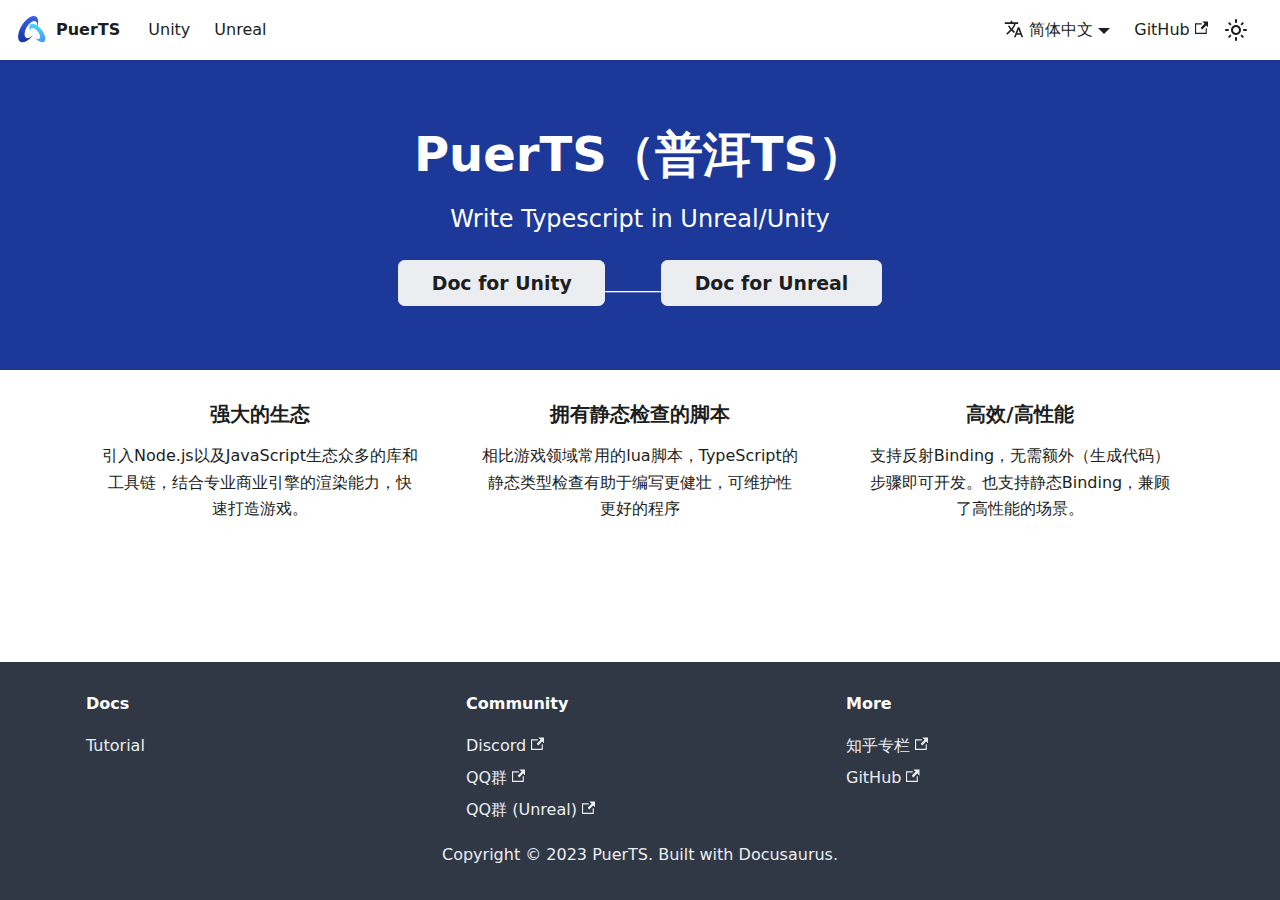
<file: index.html>
<!DOCTYPE html>
<html dir="ltr" class="plugin-pages plugin-id-default" data-theme="light" data-rh="lang,dir,class" lang="zh-Hans">

<head>
    <meta http-equiv="content-type" content="text/html; charset=UTF-8">
    <meta charset="UTF-8">
    <meta name="generator" content="Docusaurus v2.3.1">
    <title>Hello from PuerTS（普洱TS） | PuerTS（普洱TS）</title>
    <meta data-rh="true" name="twitter:card" content="summary_large_image">
    <meta data-rh="true" property="og:image" content="https://puerts.github.io/img/puerts_logo.png">
    <meta data-rh="true" name="twitter:image" content="https://puerts.github.io/img/puerts_logo.png">
    <meta data-rh="true" name="docusaurus_locale" content="zh-Hans">
    <meta data-rh="true" name="docsearch:language" content="zh-Hans">
    <link data-rh="true" rel="icon" href="https://puerts.github.io/img/favicon.ico">
    <link rel="stylesheet" href="index_files/styles.f69eb672.css">
    <meta name="viewport" content="width=device-width, initial-scale=1.0" data-rh="true">
    <link rel="prefetch" href="https://puerts.github.io/assets/js/1be78505.863ddd6a.js">
    <link rel="prefetch" href="https://puerts.github.io/assets/js/b61bdb78.aa4304e5.js">
    <link rel="prefetch" href="https://puerts.github.io/assets/js/935f2afb.44201edf.js">
    <link rel="prefetch" href="https://puerts.github.io/assets/js/17896441.f74c89ff.js">
    <link rel="prefetch" href="https://puerts.github.io/assets/js/2ee5f8c7.31cb5970.js">
    <link rel="prefetch" href="https://puerts.github.io/assets/js/1be78505.863ddd6a.js">
    <link rel="prefetch" href="https://puerts.github.io/assets/js/b61bdb78.aa4304e5.js">
    <link rel="prefetch" href="https://puerts.github.io/assets/js/935f2afb.44201edf.js">
    <link rel="prefetch" href="https://puerts.github.io/assets/js/17896441.f74c89ff.js">
    <link rel="prefetch" href="https://puerts.github.io/assets/js/7e573b8c.23f5745a.js">
    <link rel="prefetch" href="https://puerts.github.io/assets/js/1be78505.863ddd6a.js">
    <link rel="prefetch" href="https://puerts.github.io/assets/js/b61bdb78.aa4304e5.js">
    <link rel="prefetch" href="https://puerts.github.io/assets/js/935f2afb.44201edf.js">
    <link rel="prefetch" href="https://puerts.github.io/assets/js/17896441.f74c89ff.js">
    <link rel="prefetch" href="https://puerts.github.io/assets/js/377280ff.4bfcf4c9.js">
    <link rel="prefetch" href="https://puerts.github.io/assets/js/1be78505.863ddd6a.js">
    <link rel="prefetch" href="https://puerts.github.io/assets/js/b61bdb78.aa4304e5.js">
    <link rel="prefetch" href="https://puerts.github.io/assets/js/935f2afb.44201edf.js">
    <link rel="prefetch" href="https://puerts.github.io/assets/js/17896441.f74c89ff.js">
    <link rel="prefetch" href="https://puerts.github.io/assets/js/36836ecf.bfd050a6.js">
    <link rel="prefetch" href="https://puerts.github.io/assets/js/1be78505.863ddd6a.js">
    <link rel="prefetch" href="https://puerts.github.io/assets/js/b61bdb78.aa4304e5.js">
    <link rel="prefetch" href="https://puerts.github.io/assets/js/935f2afb.44201edf.js">
    <link rel="prefetch" href="https://puerts.github.io/assets/js/17896441.f74c89ff.js">
    <link rel="prefetch" href="https://puerts.github.io/assets/js/53071fc1.1c69edfb.js">
    <link rel="prefetch" href="https://puerts.github.io/assets/js/1be78505.863ddd6a.js">
    <link rel="prefetch" href="https://puerts.github.io/assets/js/b61bdb78.aa4304e5.js">
    <link rel="prefetch" href="https://puerts.github.io/assets/js/935f2afb.44201edf.js">
    <link rel="prefetch" href="https://puerts.github.io/assets/js/17896441.f74c89ff.js">
    <link rel="prefetch" href="https://puerts.github.io/assets/js/66f7f7d0.415e5a23.js">
    <link rel="prefetch" href="https://puerts.github.io/assets/js/1be78505.863ddd6a.js">
    <link rel="prefetch" href="https://puerts.github.io/assets/js/b61bdb78.aa4304e5.js">
    <link rel="prefetch" href="https://puerts.github.io/assets/js/935f2afb.44201edf.js">
    <link rel="prefetch" href="https://puerts.github.io/assets/js/17896441.f74c89ff.js">
    <link rel="prefetch" href="https://puerts.github.io/assets/js/54d6e8e0.fc0ca6cd.js">
    <link rel="prefetch" href="https://puerts.github.io/assets/js/1df93b7f.4c06709e.js">
    <link rel="prefetch" href="https://puerts.github.io/assets/js/420ecc98.11278870.js">
    <link rel="prefetch" href="https://puerts.github.io/assets/js/1be78505.863ddd6a.js">
    <link rel="prefetch" href="https://puerts.github.io/assets/js/b61bdb78.aa4304e5.js">
    <link rel="prefetch" href="https://puerts.github.io/assets/js/935f2afb.44201edf.js">
    <link rel="prefetch" href="https://puerts.github.io/assets/js/17896441.f74c89ff.js">
    <link rel="prefetch" href="https://puerts.github.io/assets/js/19228abb.6d779977.js">
    <link rel="canonical" href="https://puerts.github.io/" data-rh="true">
    <link rel="alternate" href="https://puerts.github.io/" hreflang="zh-Hans" data-rh="true">
    <link rel="alternate" href="https://puerts.github.io/en/" hreflang="en" data-rh="true">
    <link rel="alternate" href="https://puerts.github.io/" hreflang="x-default" data-rh="true">
    <meta property="og:url" content="https://puerts.github.io/" data-rh="true">
    <meta name="docusaurus_tag" content="default" data-rh="true">
    <meta name="docsearch:docusaurus_tag" content="default" data-rh="true">
    <meta property="og:title" content="Hello from PuerTS（普洱TS） | PuerTS（普洱TS）" data-rh="true">
    <meta name="description" content="Description will go into a meta tag in &lt;head /&gt;" data-rh="true">
    <meta property="og:description" content="Description will go into a meta tag in &lt;head /&gt;" data-rh="true">
</head>

<body class="" style="overflow: visible;" data-rh="class">
    <div id="__docusaurus">
        <div id="docusaurus-base-url-issue-banner-container"></div>
        <div role="region" aria-label="跳到主要内容"><a class="skipToContent_fXgn"
                href="#docusaurus_skipToContent_fallback">跳到主要内容</a></div>
        <nav aria-label="主导航" class="navbar navbar--fixed-top">
            <div class="navbar__inner">
                <div class="navbar__items"><button aria-label="切换导航栏" aria-expanded="false"
                        class="navbar__toggle clean-btn" type="button"><svg width="30" height="30" viewBox="0 0 30 30"
                            aria-hidden="true">
                            <path stroke="currentColor" stroke-linecap="round" stroke-miterlimit="10" stroke-width="2"
                                d="M4 7h22M4 15h22M4 23h22"></path>
                        </svg></button><a class="navbar__brand" href="https://puerts.io/">
                        <div class="navbar__logo"><img src="index_files/logo.png" alt="PuerTS Logo"
                                class="themedImage_ToTc themedImage--light_HNdA"></div><b
                            class="navbar__title text--truncate">PuerTS</b>
                    </a><a class="navbar__item navbar__link"
                        href="https://puerts.github.io/docs/puerts/unity/install">Unity</a><a
                        class="navbar__item navbar__link"
                        href="https://puerts.github.io/docs/puerts/unreal/install">Unreal</a></div>
                <div class="navbar__items navbar__items--right">
                    <div class="navbar__item dropdown dropdown--hoverable dropdown--right"><a href="#"
                            aria-haspopup="true" aria-expanded="false" role="button" class="navbar__link"><svg
                                viewBox="0 0 24 24" width="20" height="20" aria-hidden="true" class="iconLanguage_nlXk">
                                <path fill="currentColor"
                                    d="M12.87 15.07l-2.54-2.51.03-.03c1.74-1.94 2.98-4.17 3.71-6.53H17V4h-7V2H8v2H1v1.99h11.17C11.5 7.92 10.44 9.75 9 11.35 8.07 10.32 7.3 9.19 6.69 8h-2c.73 1.63 1.73 3.17 2.98 4.56l-5.09 5.02L4 19l5-5 3.11 3.11.76-2.04zM18.5 10h-2L12 22h2l1.12-3h4.75L21 22h2l-4.5-12zm-2.62 7l1.62-4.33L19.12 17h-3.24z">
                                </path>
                            </svg>简体中文</a>
                        <ul class="dropdown__menu">
                            <li><a href="./index.html" target="_self" rel="noopener noreferrer"
                                    class="dropdown__link dropdown__link--active" lang="zh-Hans">简体中文</a></li>
                            <li><a href="./en/index.html" target="_self" rel="noopener noreferrer"
                                    class="dropdown__link" lang="en">English</a></li>
                        </ul>
                    </div><a href="https://github.com/Tencent/puerts" target="_blank" rel="noopener noreferrer"
                        class="navbar__item navbar__link">GitHub<svg width="13.5" height="13.5" aria-hidden="true"
                            viewBox="0 0 24 24" class="iconExternalLink_nPIU">
                            <path fill="currentColor"
                                d="M21 13v10h-21v-19h12v2h-10v15h17v-8h2zm3-12h-10.988l4.035 4-6.977 7.07 2.828 2.828 6.977-7.07 4.125 4.172v-11z">
                            </path>
                        </svg></a>
                    <div class="toggle_vylO colorModeToggle_DEke"><button class="clean-btn toggleButton_gllP"
                            type="button" title="切换浅色/暗黑模式（当前为浅色模式）" aria-label="切换浅色/暗黑模式（当前为浅色模式）"
                            aria-live="polite"><svg viewBox="0 0 24 24" width="24" height="24"
                                class="lightToggleIcon_pyhR">
                                <path fill="currentColor"
                                    d="M12,9c1.65,0,3,1.35,3,3s-1.35,3-3,3s-3-1.35-3-3S10.35,9,12,9 M12,7c-2.76,0-5,2.24-5,5s2.24,5,5,5s5-2.24,5-5 S14.76,7,12,7L12,7z M2,13l2,0c0.55,0,1-0.45,1-1s-0.45-1-1-1l-2,0c-0.55,0-1,0.45-1,1S1.45,13,2,13z M20,13l2,0c0.55,0,1-0.45,1-1 s-0.45-1-1-1l-2,0c-0.55,0-1,0.45-1,1S19.45,13,20,13z M11,2v2c0,0.55,0.45,1,1,1s1-0.45,1-1V2c0-0.55-0.45-1-1-1S11,1.45,11,2z M11,20v2c0,0.55,0.45,1,1,1s1-0.45,1-1v-2c0-0.55-0.45-1-1-1C11.45,19,11,19.45,11,20z M5.99,4.58c-0.39-0.39-1.03-0.39-1.41,0 c-0.39,0.39-0.39,1.03,0,1.41l1.06,1.06c0.39,0.39,1.03,0.39,1.41,0s0.39-1.03,0-1.41L5.99,4.58z M18.36,16.95 c-0.39-0.39-1.03-0.39-1.41,0c-0.39,0.39-0.39,1.03,0,1.41l1.06,1.06c0.39,0.39,1.03,0.39,1.41,0c0.39-0.39,0.39-1.03,0-1.41 L18.36,16.95z M19.42,5.99c0.39-0.39,0.39-1.03,0-1.41c-0.39-0.39-1.03-0.39-1.41,0l-1.06,1.06c-0.39,0.39-0.39,1.03,0,1.41 s1.03,0.39,1.41,0L19.42,5.99z M7.05,18.36c0.39-0.39,0.39-1.03,0-1.41c-0.39-0.39-1.03-0.39-1.41,0l-1.06,1.06 c-0.39,0.39-0.39,1.03,0,1.41s1.03,0.39,1.41,0L7.05,18.36z">
                                </path>
                            </svg><svg viewBox="0 0 24 24" width="24" height="24" class="darkToggleIcon_wfgR">
                                <path fill="currentColor"
                                    d="M9.37,5.51C9.19,6.15,9.1,6.82,9.1,7.5c0,4.08,3.32,7.4,7.4,7.4c0.68,0,1.35-0.09,1.99-0.27C17.45,17.19,14.93,19,12,19 c-3.86,0-7-3.14-7-7C5,9.07,6.81,6.55,9.37,5.51z M12,3c-4.97,0-9,4.03-9,9s4.03,9,9,9s9-4.03,9-9c0-0.46-0.04-0.92-0.1-1.36 c-0.98,1.37-2.58,2.26-4.4,2.26c-2.98,0-5.4-2.42-5.4-5.4c0-1.81,0.89-3.42,2.26-4.4C12.92,3.04,12.46,3,12,3L12,3z">
                                </path>
                            </svg></button></div>
                    <div class="searchBox_ZlJk"></div>
                </div>
            </div>
            <div role="presentation" class="navbar-sidebar__backdrop"></div>
        </nav>
        <div id="docusaurus_skipToContent_fallback" class="main-wrapper mainWrapper_z2l0">
            <header class="hero hero--primary heroBanner_qdFl">
                <div class="container">
                    <h1 class="hero__title">PuerTS（普洱TS）</h1>
                    <p class="hero__subtitle">Write Typescript in Unreal/Unity</p>
                    <div class="buttons_AeoN"><a class="button button--secondary button--lg"
                            href="https://puerts.github.io/docs/puerts/unity/install">Doc for Unity</a>
                        <div>_______</div><a class="button button--secondary button--lg"
                            href="https://puerts.github.io/docs/puerts/unreal/install">Doc for Unreal</a>
                    </div>
                </div>
            </header>
            <main>
                <section class="features_t9lD">
                    <div class="container">
                        <div class="row">
                            <div class="col col--4">
                                <div class="text--center"></div>
                                <div class="text--center padding-horiz--md">
                                    <h3>强大的生态</h3>
                                    <p>引入Node.js以及JavaScript生态众多的库和工具链，结合专业商业引擎的渲染能力，快速打造游戏。</p>
                                </div>
                            </div>
                            <div class="col col--4">
                                <div class="text--center"></div>
                                <div class="text--center padding-horiz--md">
                                    <h3>拥有静态检查的脚本</h3>
                                    <p>相比游戏领域常用的lua脚本，TypeScript的静态类型检查有助于编写更健壮，可维护性更好的程序</p>
                                </div>
                            </div>
                            <div class="col col--4">
                                <div class="text--center"></div>
                                <div class="text--center padding-horiz--md">
                                    <h3>高效/高性能</h3>
                                    <p>支持反射Binding，无需额外（生成代码）步骤即可开发。也支持静态Binding，兼顾了高性能的场景。</p>
                                </div>
                            </div>
                        </div>
                    </div>
                </section>
            </main>
        </div>
        <footer class="footer footer--dark">
            <div class="container container-fluid">
                <div class="row footer__links">
                    <div class="col footer__col">
                        <div class="footer__title">Docs</div>
                        <ul class="footer__items clean-list">
                            <li class="footer__item"><a class="footer__link-item"
                                    href="https://puerts.github.io/docs/puerts/unity/install">Tutorial</a></li>
                        </ul>
                    </div>
                    <div class="col footer__col">
                        <div class="footer__title">Community</div>
                        <ul class="footer__items clean-list">
                            <li class="footer__item"><a href="https://discord.gg/RYRY7D833n" target="_blank"
                                    rel="noopener noreferrer" class="footer__link-item">Discord<svg width="13.5"
                                        height="13.5" aria-hidden="true" viewBox="0 0 24 24"
                                        class="iconExternalLink_nPIU">
                                        <path fill="currentColor"
                                            d="M21 13v10h-21v-19h12v2h-10v15h17v-8h2zm3-12h-10.988l4.035 4-6.977 7.07 2.828 2.828 6.977-7.07 4.125 4.172v-11z">
                                        </path>
                                    </svg></a></li>
                            <li class="footer__item"><a href="https://jq.qq.com/?_wv=1027&amp;k=wN8M6m8b"
                                    target="_blank" rel="noopener noreferrer" class="footer__link-item">QQ群<svg
                                        width="13.5" height="13.5" aria-hidden="true" viewBox="0 0 24 24"
                                        class="iconExternalLink_nPIU">
                                        <path fill="currentColor"
                                            d="M21 13v10h-21v-19h12v2h-10v15h17v-8h2zm3-12h-10.988l4.035 4-6.977 7.07 2.828 2.828 6.977-7.07 4.125 4.172v-11z">
                                        </path>
                                    </svg></a></li>
                            <li class="footer__item"><a href="https://jq.qq.com/?_wv=1027&amp;k=JnP3MPMN"
                                    target="_blank" rel="noopener noreferrer" class="footer__link-item">QQ群 (Unreal)<svg
                                        width="13.5" height="13.5" aria-hidden="true" viewBox="0 0 24 24"
                                        class="iconExternalLink_nPIU">
                                        <path fill="currentColor"
                                            d="M21 13v10h-21v-19h12v2h-10v15h17v-8h2zm3-12h-10.988l4.035 4-6.977 7.07 2.828 2.828 6.977-7.07 4.125 4.172v-11z">
                                        </path>
                                    </svg></a></li>
                        </ul>
                    </div>
                    <div class="col footer__col">
                        <div class="footer__title">More</div>
                        <ul class="footer__items clean-list">
                            <li class="footer__item"><a href="https://www.zhihu.com/column/c_1355534112468402176"
                                    target="_blank" rel="noopener noreferrer" class="footer__link-item">知乎专栏<svg
                                        width="13.5" height="13.5" aria-hidden="true" viewBox="0 0 24 24"
                                        class="iconExternalLink_nPIU">
                                        <path fill="currentColor"
                                            d="M21 13v10h-21v-19h12v2h-10v15h17v-8h2zm3-12h-10.988l4.035 4-6.977 7.07 2.828 2.828 6.977-7.07 4.125 4.172v-11z">
                                        </path>
                                    </svg></a></li>
                            <li class="footer__item"><a href="https://github.com/Tencent/puerts" target="_blank"
                                    rel="noopener noreferrer" class="footer__link-item">GitHub<svg width="13.5"
                                        height="13.5" aria-hidden="true" viewBox="0 0 24 24"
                                        class="iconExternalLink_nPIU">
                                        <path fill="currentColor"
                                            d="M21 13v10h-21v-19h12v2h-10v15h17v-8h2zm3-12h-10.988l4.035 4-6.977 7.07 2.828 2.828 6.977-7.07 4.125 4.172v-11z">
                                        </path>
                                    </svg></a></li>
                        </ul>
                    </div>
                </div>
                <div class="footer__bottom text--center">
                    <div class="footer__copyright">Copyright © 2023 PuerTS. Built with Docusaurus.</div>
                </div>
            </div>
        </footer>
    </div>
</body>

</html>
</file>
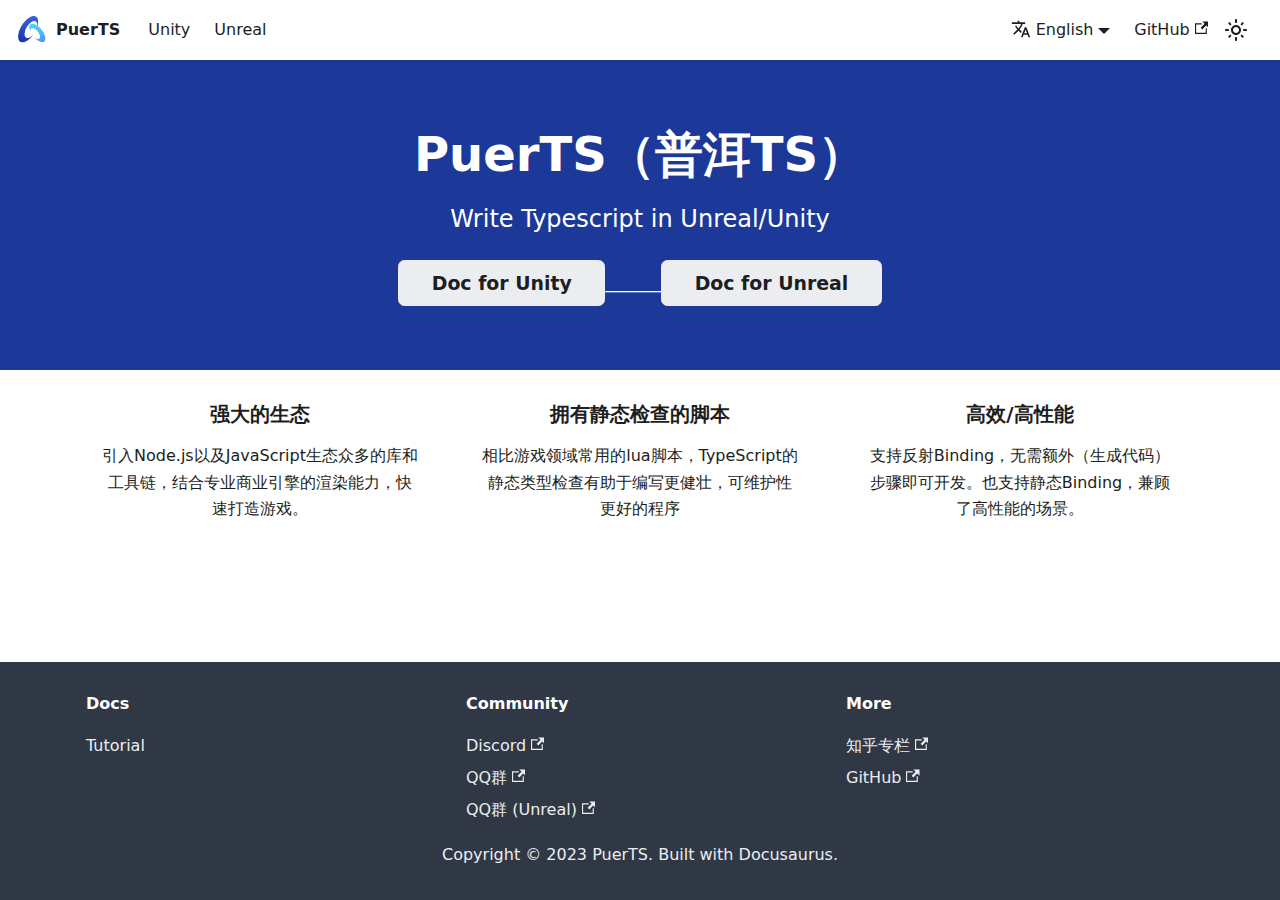
<file: en/index.html>
<!DOCTYPE html>
<html dir="ltr" class="plugin-pages plugin-id-default" data-theme="light" data-rh="lang,dir,class" lang="en">

<head>
    <meta http-equiv="content-type" content="text/html; charset=UTF-8">
    <meta charset="UTF-8">
    <meta name="generator" content="Docusaurus v2.3.1">
    <title>Hello from PuerTS（普洱TS） | PuerTS（普洱TS）</title>
    <meta data-rh="true" name="twitter:card" content="summary_large_image">
    <meta data-rh="true" property="og:image" content="https://puerts.github.io/en/img/puerts_logo.png">
    <meta data-rh="true" name="twitter:image" content="https://puerts.github.io/en/img/puerts_logo.png">
    <meta data-rh="true" property="og:url" content="https://puerts.github.io/en/">
    <meta data-rh="true" name="docusaurus_locale" content="en">
    <meta data-rh="true" name="docusaurus_tag" content="default">
    <meta data-rh="true" name="docsearch:language" content="en">
    <meta data-rh="true" name="docsearch:docusaurus_tag" content="default">
    <meta data-rh="true" property="og:title" content="Hello from PuerTS（普洱TS） | PuerTS（普洱TS）">
    <meta data-rh="true" name="description" content="Description will go into a meta tag in &lt;head /&gt;">
    <meta data-rh="true" property="og:description" content="Description will go into a meta tag in &lt;head /&gt;">
    <link data-rh="true" rel="icon" href="https://puerts.github.io/en/img/favicon.ico">
    <link data-rh="true" rel="canonical" href="https://puerts.github.io/en/">
    <link data-rh="true" rel="alternate" href="https://puerts.github.io/" hreflang="zh-Hans">
    <link data-rh="true" rel="alternate" href="https://puerts.github.io/en/" hreflang="en">
    <link data-rh="true" rel="alternate" href="https://puerts.github.io/" hreflang="x-default">
    <link rel="stylesheet" href="index_files/styles.f69eb672.css">
    <meta name="viewport" content="width=device-width, initial-scale=1.0" data-rh="true">
</head>

<body class="navigation-with-keyboard" data-rh="class" style="overflow: visible;">
    <div id="__docusaurus">
        <div id="docusaurus-base-url-issue-banner-container"></div>
        <div role="region" aria-label="Skip to main content"><a class="skipToContent_fXgn"
                href="#docusaurus_skipToContent_fallback">Skip to main content</a></div>
        <nav aria-label="Main" class="navbar navbar--fixed-top">
            <div class="navbar__inner">
                <div class="navbar__items"><button aria-label="Toggle navigation bar" aria-expanded="false"
                        class="navbar__toggle clean-btn" type="button"><svg width="30" height="30" viewBox="0 0 30 30"
                            aria-hidden="true">
                            <path stroke="currentColor" stroke-linecap="round" stroke-miterlimit="10" stroke-width="2"
                                d="M4 7h22M4 15h22M4 23h22"></path>
                        </svg></button><a class="navbar__brand" href="https://puerts.io/">
                        <div class="navbar__logo"><img src="index_files/logo.png" alt="PuerTS Logo"
                                class="themedImage_ToTc themedImage--light_HNdA"></div><b
                            class="navbar__title text--truncate">PuerTS</b>
                    </a><a class="navbar__item navbar__link"
                        href="https://puerts.github.io/en/docs/puerts/unity/install">Unity</a><a
                        class="navbar__item navbar__link"
                        href="https://puerts.github.io/en/docs/puerts/unreal/install">Unreal</a></div>
                <div class="navbar__items navbar__items--right">
                    <div class="navbar__item dropdown dropdown--hoverable dropdown--right"><a href="#"
                            aria-haspopup="true" aria-expanded="false" role="button" class="navbar__link"><svg
                                viewBox="0 0 24 24" width="20" height="20" aria-hidden="true" class="iconLanguage_nlXk">
                                <path fill="currentColor"
                                    d="M12.87 15.07l-2.54-2.51.03-.03c1.74-1.94 2.98-4.17 3.71-6.53H17V4h-7V2H8v2H1v1.99h11.17C11.5 7.92 10.44 9.75 9 11.35 8.07 10.32 7.3 9.19 6.69 8h-2c.73 1.63 1.73 3.17 2.98 4.56l-5.09 5.02L4 19l5-5 3.11 3.11.76-2.04zM18.5 10h-2L12 22h2l1.12-3h4.75L21 22h2l-4.5-12zm-2.62 7l1.62-4.33L19.12 17h-3.24z">
                                </path>
                            </svg>English</a>
                        <ul class="dropdown__menu">
                            <li><a href="../index.html" target="_self" rel="noopener noreferrer"
                                    class="dropdown__link dropdown__link--active" lang="zh-Hans">简体中文</a></li>
                            <li><a href="./index.html" target="_self" rel="noopener noreferrer"
                                    class="dropdown__link" lang="en">English</a></li>
                        </ul>
                    </div><a href="https://github.com/Tencent/puerts" target="_blank" rel="noopener noreferrer"
                        class="navbar__item navbar__link">GitHub<svg width="13.5" height="13.5" aria-hidden="true"
                            viewBox="0 0 24 24" class="iconExternalLink_nPIU">
                            <path fill="currentColor"
                                d="M21 13v10h-21v-19h12v2h-10v15h17v-8h2zm3-12h-10.988l4.035 4-6.977 7.07 2.828 2.828 6.977-7.07 4.125 4.172v-11z">
                            </path>
                        </svg></a>
                    <div class="toggle_vylO colorModeToggle_DEke"><button class="clean-btn toggleButton_gllP"
                            type="button" title="Switch between dark and light mode (currently light mode)"
                            aria-label="Switch between dark and light mode (currently light mode)"
                            aria-live="polite"><svg viewBox="0 0 24 24" width="24" height="24"
                                class="lightToggleIcon_pyhR">
                                <path fill="currentColor"
                                    d="M12,9c1.65,0,3,1.35,3,3s-1.35,3-3,3s-3-1.35-3-3S10.35,9,12,9 M12,7c-2.76,0-5,2.24-5,5s2.24,5,5,5s5-2.24,5-5 S14.76,7,12,7L12,7z M2,13l2,0c0.55,0,1-0.45,1-1s-0.45-1-1-1l-2,0c-0.55,0-1,0.45-1,1S1.45,13,2,13z M20,13l2,0c0.55,0,1-0.45,1-1 s-0.45-1-1-1l-2,0c-0.55,0-1,0.45-1,1S19.45,13,20,13z M11,2v2c0,0.55,0.45,1,1,1s1-0.45,1-1V2c0-0.55-0.45-1-1-1S11,1.45,11,2z M11,20v2c0,0.55,0.45,1,1,1s1-0.45,1-1v-2c0-0.55-0.45-1-1-1C11.45,19,11,19.45,11,20z M5.99,4.58c-0.39-0.39-1.03-0.39-1.41,0 c-0.39,0.39-0.39,1.03,0,1.41l1.06,1.06c0.39,0.39,1.03,0.39,1.41,0s0.39-1.03,0-1.41L5.99,4.58z M18.36,16.95 c-0.39-0.39-1.03-0.39-1.41,0c-0.39,0.39-0.39,1.03,0,1.41l1.06,1.06c0.39,0.39,1.03,0.39,1.41,0c0.39-0.39,0.39-1.03,0-1.41 L18.36,16.95z M19.42,5.99c0.39-0.39,0.39-1.03,0-1.41c-0.39-0.39-1.03-0.39-1.41,0l-1.06,1.06c-0.39,0.39-0.39,1.03,0,1.41 s1.03,0.39,1.41,0L19.42,5.99z M7.05,18.36c0.39-0.39,0.39-1.03,0-1.41c-0.39-0.39-1.03-0.39-1.41,0l-1.06,1.06 c-0.39,0.39-0.39,1.03,0,1.41s1.03,0.39,1.41,0L7.05,18.36z">
                                </path>
                            </svg><svg viewBox="0 0 24 24" width="24" height="24" class="darkToggleIcon_wfgR">
                                <path fill="currentColor"
                                    d="M9.37,5.51C9.19,6.15,9.1,6.82,9.1,7.5c0,4.08,3.32,7.4,7.4,7.4c0.68,0,1.35-0.09,1.99-0.27C17.45,17.19,14.93,19,12,19 c-3.86,0-7-3.14-7-7C5,9.07,6.81,6.55,9.37,5.51z M12,3c-4.97,0-9,4.03-9,9s4.03,9,9,9s9-4.03,9-9c0-0.46-0.04-0.92-0.1-1.36 c-0.98,1.37-2.58,2.26-4.4,2.26c-2.98,0-5.4-2.42-5.4-5.4c0-1.81,0.89-3.42,2.26-4.4C12.92,3.04,12.46,3,12,3L12,3z">
                                </path>
                            </svg></button></div>
                    <div class="searchBox_ZlJk"></div>
                </div>
            </div>
            <div role="presentation" class="navbar-sidebar__backdrop"></div>
        </nav>
        <div id="docusaurus_skipToContent_fallback" class="main-wrapper mainWrapper_z2l0">
            <header class="hero hero--primary heroBanner_qdFl">
                <div class="container">
                    <h1 class="hero__title">PuerTS（普洱TS）</h1>
                    <p class="hero__subtitle">Write Typescript in Unreal/Unity</p>
                    <div class="buttons_AeoN"><a class="button button--secondary button--lg"
                            href="https://puerts.github.io/en/docs/puerts/unity/install">Doc for Unity</a>
                        <div>_______</div><a class="button button--secondary button--lg"
                            href="https://puerts.github.io/en/docs/puerts/unreal/install">Doc for Unreal</a>
                    </div>
                </div>
            </header>
            <main>
                <section class="features_t9lD">
                    <div class="container">
                        <div class="row">
                            <div class="col col--4">
                                <div class="text--center"></div>
                                <div class="text--center padding-horiz--md">
                                    <h3>强大的生态</h3>
                                    <p>引入Node.js以及JavaScript生态众多的库和工具链，结合专业商业引擎的渲染能力，快速打造游戏。</p>
                                </div>
                            </div>
                            <div class="col col--4">
                                <div class="text--center"></div>
                                <div class="text--center padding-horiz--md">
                                    <h3>拥有静态检查的脚本</h3>
                                    <p>相比游戏领域常用的lua脚本，TypeScript的静态类型检查有助于编写更健壮，可维护性更好的程序</p>
                                </div>
                            </div>
                            <div class="col col--4">
                                <div class="text--center"></div>
                                <div class="text--center padding-horiz--md">
                                    <h3>高效/高性能</h3>
                                    <p>支持反射Binding，无需额外（生成代码）步骤即可开发。也支持静态Binding，兼顾了高性能的场景。</p>
                                </div>
                            </div>
                        </div>
                    </div>
                </section>
            </main>
        </div>
        <footer class="footer footer--dark">
            <div class="container container-fluid">
                <div class="row footer__links">
                    <div class="col footer__col">
                        <div class="footer__title">Docs</div>
                        <ul class="footer__items clean-list">
                            <li class="footer__item"><a class="footer__link-item"
                                    href="https://puerts.github.io/en/docs/puerts/unity/install">Tutorial</a></li>
                        </ul>
                    </div>
                    <div class="col footer__col">
                        <div class="footer__title">Community</div>
                        <ul class="footer__items clean-list">
                            <li class="footer__item"><a href="https://discord.gg/RYRY7D833n" target="_blank"
                                    rel="noopener noreferrer" class="footer__link-item">Discord<svg width="13.5"
                                        height="13.5" aria-hidden="true" viewBox="0 0 24 24"
                                        class="iconExternalLink_nPIU">
                                        <path fill="currentColor"
                                            d="M21 13v10h-21v-19h12v2h-10v15h17v-8h2zm3-12h-10.988l4.035 4-6.977 7.07 2.828 2.828 6.977-7.07 4.125 4.172v-11z">
                                        </path>
                                    </svg></a></li>
                            <li class="footer__item"><a href="https://jq.qq.com/?_wv=1027&amp;k=wN8M6m8b"
                                    target="_blank" rel="noopener noreferrer" class="footer__link-item">QQ群<svg
                                        width="13.5" height="13.5" aria-hidden="true" viewBox="0 0 24 24"
                                        class="iconExternalLink_nPIU">
                                        <path fill="currentColor"
                                            d="M21 13v10h-21v-19h12v2h-10v15h17v-8h2zm3-12h-10.988l4.035 4-6.977 7.07 2.828 2.828 6.977-7.07 4.125 4.172v-11z">
                                        </path>
                                    </svg></a></li>
                            <li class="footer__item"><a href="https://jq.qq.com/?_wv=1027&amp;k=JnP3MPMN"
                                    target="_blank" rel="noopener noreferrer" class="footer__link-item">QQ群 (Unreal)<svg
                                        width="13.5" height="13.5" aria-hidden="true" viewBox="0 0 24 24"
                                        class="iconExternalLink_nPIU">
                                        <path fill="currentColor"
                                            d="M21 13v10h-21v-19h12v2h-10v15h17v-8h2zm3-12h-10.988l4.035 4-6.977 7.07 2.828 2.828 6.977-7.07 4.125 4.172v-11z">
                                        </path>
                                    </svg></a></li>
                        </ul>
                    </div>
                    <div class="col footer__col">
                        <div class="footer__title">More</div>
                        <ul class="footer__items clean-list">
                            <li class="footer__item"><a href="https://www.zhihu.com/column/c_1355534112468402176"
                                    target="_blank" rel="noopener noreferrer" class="footer__link-item">知乎专栏<svg
                                        width="13.5" height="13.5" aria-hidden="true" viewBox="0 0 24 24"
                                        class="iconExternalLink_nPIU">
                                        <path fill="currentColor"
                                            d="M21 13v10h-21v-19h12v2h-10v15h17v-8h2zm3-12h-10.988l4.035 4-6.977 7.07 2.828 2.828 6.977-7.07 4.125 4.172v-11z">
                                        </path>
                                    </svg></a></li>
                            <li class="footer__item"><a href="https://github.com/Tencent/puerts" target="_blank"
                                    rel="noopener noreferrer" class="footer__link-item">GitHub<svg width="13.5"
                                        height="13.5" aria-hidden="true" viewBox="0 0 24 24"
                                        class="iconExternalLink_nPIU">
                                        <path fill="currentColor"
                                            d="M21 13v10h-21v-19h12v2h-10v15h17v-8h2zm3-12h-10.988l4.035 4-6.977 7.07 2.828 2.828 6.977-7.07 4.125 4.172v-11z">
                                        </path>
                                    </svg></a></li>
                        </ul>
                    </div>
                </div>
                <div class="footer__bottom text--center">
                    <div class="footer__copyright">Copyright © 2023 PuerTS. Built with Docusaurus.</div>
                </div>
            </div>
        </footer>
    </div>

</body>

</html>
</file>
<file: index_files/styles.f69eb672.css>
.col,.container{padding:0 var(--ifm-spacing-horizontal);width:100%}.markdown>h2,.markdown>h3,.markdown>h4,.markdown>h5,.markdown>h6{margin-bottom:calc(var(--ifm-heading-vertical-rhythm-bottom)*var(--ifm-leading))}.markdown li,body{word-wrap:break-word}body,ol ol,ol ul,ul ol,ul ul{margin:0}pre,table{overflow:auto}blockquote,pre{margin:0 0 var(--ifm-spacing-vertical)}.breadcrumbs__link,.button{transition-timing-function:var(--ifm-transition-timing-default)}.button,code{vertical-align:middle}.button--outline.button--active,.button--outline:active,.button--outline:hover,:root{--ifm-button-color:var(--ifm-font-color-base-inverse)}.menu__link:hover,a{transition:color var(--ifm-transition-fast) var(--ifm-transition-timing-default)}.navbar--dark,:root{--ifm-navbar-link-hover-color:var(--ifm-color-primary)}.menu,.navbar-sidebar{overflow-x:hidden}:root,html[data-theme=dark]{--ifm-color-emphasis-500:var(--ifm-color-gray-500)}.toggleButton_gllP,html{-webkit-tap-highlight-color:transparent}.clean-list,.containsTaskList_mC6p,.details_lb9f>summary,.dropdown__menu,.menu__list{list-style:none}:root{--ifm-color-scheme:light;--ifm-dark-value:10%;--ifm-darker-value:15%;--ifm-darkest-value:30%;--ifm-light-value:15%;--ifm-lighter-value:30%;--ifm-lightest-value:50%;--ifm-contrast-background-value:90%;--ifm-contrast-foreground-value:70%;--ifm-contrast-background-dark-value:70%;--ifm-contrast-foreground-dark-value:90%;--ifm-color-primary:#3578e5;--ifm-color-secondary:#ebedf0;--ifm-color-success:#00a400;--ifm-color-info:#54c7ec;--ifm-color-warning:#ffba00;--ifm-color-danger:#fa383e;--ifm-color-primary-dark:#306cce;--ifm-color-primary-darker:#2d66c3;--ifm-color-primary-darkest:#2554a0;--ifm-color-primary-light:#538ce9;--ifm-color-primary-lighter:#72a1ed;--ifm-color-primary-lightest:#9abcf2;--ifm-color-primary-contrast-background:#ebf2fc;--ifm-color-primary-contrast-foreground:#102445;--ifm-color-secondary-dark:#d4d5d8;--ifm-color-secondary-darker:#c8c9cc;--ifm-color-secondary-darkest:#a4a6a8;--ifm-color-secondary-light:#eef0f2;--ifm-color-secondary-lighter:#f1f2f5;--ifm-color-secondary-lightest:#f5f6f8;--ifm-color-secondary-contrast-background:#fdfdfe;--ifm-color-secondary-contrast-foreground:#474748;--ifm-color-success-dark:#009400;--ifm-color-success-darker:#008b00;--ifm-color-success-darkest:#007300;--ifm-color-success-light:#26b226;--ifm-color-success-lighter:#4dbf4d;--ifm-color-success-lightest:#80d280;--ifm-color-success-contrast-background:#e6f6e6;--ifm-color-success-contrast-foreground:#003100;--ifm-color-info-dark:#4cb3d4;--ifm-color-info-darker:#47a9c9;--ifm-color-info-darkest:#3b8ba5;--ifm-color-info-light:#6ecfef;--ifm-color-info-lighter:#87d8f2;--ifm-color-info-lightest:#aae3f6;--ifm-color-info-contrast-background:#eef9fd;--ifm-color-info-contrast-foreground:#193c47;--ifm-color-warning-dark:#e6a700;--ifm-color-warning-darker:#d99e00;--ifm-color-warning-darkest:#b38200;--ifm-color-warning-light:#ffc426;--ifm-color-warning-lighter:#ffcf4d;--ifm-color-warning-lightest:#ffdd80;--ifm-color-warning-contrast-background:#fff8e6;--ifm-color-warning-contrast-foreground:#4d3800;--ifm-color-danger-dark:#e13238;--ifm-color-danger-darker:#d53035;--ifm-color-danger-darkest:#af272b;--ifm-color-danger-light:#fb565b;--ifm-color-danger-lighter:#fb7478;--ifm-color-danger-lightest:#fd9c9f;--ifm-color-danger-contrast-background:#ffebec;--ifm-color-danger-contrast-foreground:#4b1113;--ifm-color-white:#fff;--ifm-color-black:#000;--ifm-color-gray-0:var(--ifm-color-white);--ifm-color-gray-100:#f5f6f7;--ifm-color-gray-200:#ebedf0;--ifm-color-gray-300:#dadde1;--ifm-color-gray-400:#ccd0d5;--ifm-color-gray-500:#bec3c9;--ifm-color-gray-600:#8d949e;--ifm-color-gray-700:#606770;--ifm-color-gray-800:#444950;--ifm-color-gray-900:#1c1e21;--ifm-color-gray-1000:var(--ifm-color-black);--ifm-color-emphasis-0:var(--ifm-color-gray-0);--ifm-color-emphasis-100:var(--ifm-color-gray-100);--ifm-color-emphasis-200:var(--ifm-color-gray-200);--ifm-color-emphasis-300:var(--ifm-color-gray-300);--ifm-color-emphasis-400:var(--ifm-color-gray-400);--ifm-color-emphasis-600:var(--ifm-color-gray-600);--ifm-color-emphasis-700:var(--ifm-color-gray-700);--ifm-color-emphasis-800:var(--ifm-color-gray-800);--ifm-color-emphasis-900:var(--ifm-color-gray-900);--ifm-color-emphasis-1000:var(--ifm-color-gray-1000);--ifm-color-content:var(--ifm-color-emphasis-900);--ifm-color-content-inverse:var(--ifm-color-emphasis-0);--ifm-color-content-secondary:#525860;--ifm-background-color:#0000;--ifm-background-surface-color:var(--ifm-color-content-inverse);--ifm-global-border-width:1px;--ifm-global-radius:0.4rem;--ifm-hover-overlay:#0000000d;--ifm-font-color-base:var(--ifm-color-content);--ifm-font-color-base-inverse:var(--ifm-color-content-inverse);--ifm-font-color-secondary:var(--ifm-color-content-secondary);--ifm-font-family-base:system-ui,-apple-system,Segoe UI,Roboto,Ubuntu,Cantarell,Noto Sans,sans-serif,BlinkMacSystemFont,"Segoe UI",Helvetica,Arial,sans-serif,"Apple Color Emoji","Segoe UI Emoji","Segoe UI Symbol";--ifm-font-family-monospace:SFMono-Regular,Menlo,Monaco,Consolas,"Liberation Mono","Courier New",monospace;--ifm-font-size-base:100%;--ifm-font-weight-light:300;--ifm-font-weight-normal:400;--ifm-font-weight-semibold:500;--ifm-font-weight-bold:700;--ifm-font-weight-base:var(--ifm-font-weight-normal);--ifm-line-height-base:1.65;--ifm-global-spacing:1rem;--ifm-spacing-vertical:var(--ifm-global-spacing);--ifm-spacing-horizontal:var(--ifm-global-spacing);--ifm-transition-fast:200ms;--ifm-transition-slow:400ms;--ifm-transition-timing-default:cubic-bezier(0.08,0.52,0.52,1);--ifm-global-shadow-lw:0 1px 2px 0 #0000001a;--ifm-global-shadow-md:0 5px 40px #0003;--ifm-global-shadow-tl:0 12px 28px 0 #0003,0 2px 4px 0 #0000001a;--ifm-z-index-dropdown:100;--ifm-z-index-fixed:200;--ifm-z-index-overlay:400;--ifm-container-width:1140px;--ifm-container-width-xl:1320px;--ifm-code-background:#f6f7f8;--ifm-code-border-radius:var(--ifm-global-radius);--ifm-code-font-size:90%;--ifm-code-padding-horizontal:0.1rem;--ifm-code-padding-vertical:0.1rem;--ifm-pre-background:var(--ifm-code-background);--ifm-pre-border-radius:var(--ifm-code-border-radius);--ifm-pre-color:inherit;--ifm-pre-line-height:1.45;--ifm-pre-padding:1rem;--ifm-heading-color:inherit;--ifm-heading-margin-top:0;--ifm-heading-margin-bottom:var(--ifm-spacing-vertical);--ifm-heading-font-family:var(--ifm-font-family-base);--ifm-heading-font-weight:var(--ifm-font-weight-bold);--ifm-heading-line-height:1.25;--ifm-h1-font-size:2rem;--ifm-h2-font-size:1.5rem;--ifm-h3-font-size:1.25rem;--ifm-h4-font-size:1rem;--ifm-h5-font-size:0.875rem;--ifm-h6-font-size:0.85rem;--ifm-image-alignment-padding:1.25rem;--ifm-leading-desktop:1.25;--ifm-leading:calc(var(--ifm-leading-desktop)*1rem);--ifm-list-left-padding:2rem;--ifm-list-margin:1rem;--ifm-list-item-margin:0.25rem;--ifm-list-paragraph-margin:1rem;--ifm-table-cell-padding:0.75rem;--ifm-table-background:#0000;--ifm-table-stripe-background:#00000008;--ifm-table-border-width:1px;--ifm-table-border-color:var(--ifm-color-emphasis-300);--ifm-table-head-background:inherit;--ifm-table-head-color:inherit;--ifm-table-head-font-weight:var(--ifm-font-weight-bold);--ifm-table-cell-color:inherit;--ifm-link-color:var(--ifm-color-primary);--ifm-link-decoration:none;--ifm-link-hover-color:var(--ifm-link-color);--ifm-link-hover-decoration:underline;--ifm-paragraph-margin-bottom:var(--ifm-leading);--ifm-blockquote-font-size:var(--ifm-font-size-base);--ifm-blockquote-border-left-width:2px;--ifm-blockquote-padding-horizontal:var(--ifm-spacing-horizontal);--ifm-blockquote-padding-vertical:0;--ifm-blockquote-shadow:none;--ifm-blockquote-color:var(--ifm-color-emphasis-800);--ifm-blockquote-border-color:var(--ifm-color-emphasis-300);--ifm-hr-background-color:var(--ifm-color-emphasis-500);--ifm-hr-height:1px;--ifm-hr-margin-vertical:1.5rem;--ifm-scrollbar-size:7px;--ifm-scrollbar-track-background-color:#f1f1f1;--ifm-scrollbar-thumb-background-color:silver;--ifm-scrollbar-thumb-hover-background-color:#a7a7a7;--ifm-alert-background-color:inherit;--ifm-alert-border-color:inherit;--ifm-alert-border-radius:var(--ifm-global-radius);--ifm-alert-border-width:0px;--ifm-alert-border-left-width:5px;--ifm-alert-color:var(--ifm-font-color-base);--ifm-alert-padding-horizontal:var(--ifm-spacing-horizontal);--ifm-alert-padding-vertical:var(--ifm-spacing-vertical);--ifm-alert-shadow:var(--ifm-global-shadow-lw);--ifm-avatar-intro-margin:1rem;--ifm-avatar-intro-alignment:inherit;--ifm-avatar-photo-size:3rem;--ifm-badge-background-color:inherit;--ifm-badge-border-color:inherit;--ifm-badge-border-radius:var(--ifm-global-radius);--ifm-badge-border-width:var(--ifm-global-border-width);--ifm-badge-color:var(--ifm-color-white);--ifm-badge-padding-horizontal:calc(var(--ifm-spacing-horizontal)*0.5);--ifm-badge-padding-vertical:calc(var(--ifm-spacing-vertical)*0.25);--ifm-breadcrumb-border-radius:1.5rem;--ifm-breadcrumb-spacing:0.5rem;--ifm-breadcrumb-color-active:var(--ifm-color-primary);--ifm-breadcrumb-item-background-active:var(--ifm-hover-overlay);--ifm-breadcrumb-padding-horizontal:0.8rem;--ifm-breadcrumb-padding-vertical:0.4rem;--ifm-breadcrumb-size-multiplier:1;--ifm-breadcrumb-separator:url('data:image/svg+xml;utf8,<svg xmlns="http://www.w3.org/2000/svg" x="0px" y="0px" viewBox="0 0 256 256"><g><g><polygon points="79.093,0 48.907,30.187 146.72,128 48.907,225.813 79.093,256 207.093,128"/></g></g><g></g><g></g><g></g><g></g><g></g><g></g><g></g><g></g><g></g><g></g><g></g><g></g><g></g><g></g><g></g></svg>');--ifm-breadcrumb-separator-filter:none;--ifm-breadcrumb-separator-size:0.5rem;--ifm-breadcrumb-separator-size-multiplier:1.25;--ifm-button-background-color:inherit;--ifm-button-border-color:var(--ifm-button-background-color);--ifm-button-border-width:var(--ifm-global-border-width);--ifm-button-font-weight:var(--ifm-font-weight-bold);--ifm-button-padding-horizontal:1.5rem;--ifm-button-padding-vertical:0.375rem;--ifm-button-size-multiplier:1;--ifm-button-transition-duration:var(--ifm-transition-fast);--ifm-button-border-radius:calc(var(--ifm-global-radius)*var(--ifm-button-size-multiplier));--ifm-button-group-spacing:2px;--ifm-card-background-color:var(--ifm-background-surface-color);--ifm-card-border-radius:calc(var(--ifm-global-radius)*2);--ifm-card-horizontal-spacing:var(--ifm-global-spacing);--ifm-card-vertical-spacing:var(--ifm-global-spacing);--ifm-toc-border-color:var(--ifm-color-emphasis-300);--ifm-toc-link-color:var(--ifm-color-content-secondary);--ifm-toc-padding-vertical:0.5rem;--ifm-toc-padding-horizontal:0.5rem;--ifm-dropdown-background-color:var(--ifm-background-surface-color);--ifm-dropdown-font-weight:var(--ifm-font-weight-semibold);--ifm-dropdown-link-color:var(--ifm-font-color-base);--ifm-dropdown-hover-background-color:var(--ifm-hover-overlay);--ifm-footer-background-color:var(--ifm-color-emphasis-100);--ifm-footer-color:inherit;--ifm-footer-link-color:var(--ifm-color-emphasis-700);--ifm-footer-link-hover-color:var(--ifm-color-primary);--ifm-footer-link-horizontal-spacing:0.5rem;--ifm-footer-padding-horizontal:calc(var(--ifm-spacing-horizontal)*2);--ifm-footer-padding-vertical:calc(var(--ifm-spacing-vertical)*2);--ifm-footer-title-color:inherit;--ifm-footer-logo-max-width:min(30rem,90vw);--ifm-hero-background-color:var(--ifm-background-surface-color);--ifm-hero-text-color:var(--ifm-color-emphasis-800);--ifm-menu-color:var(--ifm-color-emphasis-700);--ifm-menu-color-active:var(--ifm-color-primary);--ifm-menu-color-background-active:var(--ifm-hover-overlay);--ifm-menu-color-background-hover:var(--ifm-hover-overlay);--ifm-menu-link-padding-horizontal:0.75rem;--ifm-menu-link-padding-vertical:0.375rem;--ifm-menu-link-sublist-icon:url('data:image/svg+xml;utf8,<svg xmlns="http://www.w3.org/2000/svg" width="16px" height="16px" viewBox="0 0 24 24"><path fill="rgba(0,0,0,0.5)" d="M7.41 15.41L12 10.83l4.59 4.58L18 14l-6-6-6 6z"></path></svg>');--ifm-menu-link-sublist-icon-filter:none;--ifm-navbar-background-color:var(--ifm-background-surface-color);--ifm-navbar-height:3.75rem;--ifm-navbar-item-padding-horizontal:0.75rem;--ifm-navbar-item-padding-vertical:0.25rem;--ifm-navbar-link-color:var(--ifm-font-color-base);--ifm-navbar-link-active-color:var(--ifm-link-color);--ifm-navbar-padding-horizontal:var(--ifm-spacing-horizontal);--ifm-navbar-padding-vertical:calc(var(--ifm-spacing-vertical)*0.5);--ifm-navbar-shadow:var(--ifm-global-shadow-lw);--ifm-navbar-search-input-background-color:var(--ifm-color-emphasis-200);--ifm-navbar-search-input-color:var(--ifm-color-emphasis-800);--ifm-navbar-search-input-placeholder-color:var(--ifm-color-emphasis-500);--ifm-navbar-search-input-icon:url('data:image/svg+xml;utf8,<svg fill="currentColor" xmlns="http://www.w3.org/2000/svg" viewBox="0 0 16 16" height="16px" width="16px"><path d="M6.02945,10.20327a4.17382,4.17382,0,1,1,4.17382-4.17382A4.15609,4.15609,0,0,1,6.02945,10.20327Zm9.69195,4.2199L10.8989,9.59979A5.88021,5.88021,0,0,0,12.058,6.02856,6.00467,6.00467,0,1,0,9.59979,10.8989l4.82338,4.82338a.89729.89729,0,0,0,1.29912,0,.89749.89749,0,0,0-.00087-1.29909Z" /></svg>');--ifm-navbar-sidebar-width:83vw;--ifm-pagination-border-radius:var(--ifm-global-radius);--ifm-pagination-color-active:var(--ifm-color-primary);--ifm-pagination-font-size:1rem;--ifm-pagination-item-active-background:var(--ifm-hover-overlay);--ifm-pagination-page-spacing:0.2em;--ifm-pagination-padding-horizontal:calc(var(--ifm-spacing-horizontal)*1);--ifm-pagination-padding-vertical:calc(var(--ifm-spacing-vertical)*0.25);--ifm-pagination-nav-border-radius:var(--ifm-global-radius);--ifm-pagination-nav-color-hover:var(--ifm-color-primary);--ifm-pills-color-active:var(--ifm-color-primary);--ifm-pills-color-background-active:var(--ifm-hover-overlay);--ifm-pills-spacing:0.125rem;--ifm-tabs-color:var(--ifm-font-color-secondary);--ifm-tabs-color-active:var(--ifm-color-primary);--ifm-tabs-color-active-border:var(--ifm-tabs-color-active);--ifm-tabs-padding-horizontal:1rem;--ifm-tabs-padding-vertical:1rem;--docusaurus-progress-bar-color:var(--ifm-color-primary);--ifm-color-primary:#1c3999;--ifm-color-primary-dark:#1a348b;--ifm-color-primary-darker:#182e77;--ifm-color-primary-darkest:#11225b;--ifm-color-primary-light:#2041ab;--ifm-color-primary-lighter:#2647b4;--ifm-color-primary-lightest:#2d4bad;--ifm-code-font-size:95%;--docusaurus-highlighted-code-line-bg:#0000001a;--docusaurus-announcement-bar-height:auto;--docusaurus-tag-list-border:var(--ifm-color-emphasis-300);--docusaurus-collapse-button-bg:#0000;--docusaurus-collapse-button-bg-hover:#0000001a;--doc-sidebar-width:300px;--doc-sidebar-hidden-width:30px}.badge--danger,.badge--info,.badge--primary,.badge--secondary,.badge--success,.badge--warning{--ifm-badge-border-color:var(--ifm-badge-background-color)}.button--link,.button--outline{--ifm-button-background-color:#0000}*{box-sizing:border-box}html{-webkit-font-smoothing:antialiased;-webkit-text-size-adjust:100%;text-size-adjust:100%;background-color:var(--ifm-background-color);color:var(--ifm-font-color-base);color-scheme:var(--ifm-color-scheme);font:var(--ifm-font-size-base)/var(--ifm-line-height-base) var(--ifm-font-family-base);text-rendering:optimizelegibility}iframe{border:0;color-scheme:auto}.container{margin:0 auto;max-width:var(--ifm-container-width)}.container--fluid{max-width:inherit}.row{display:flex;flex-wrap:wrap;margin:0 calc(var(--ifm-spacing-horizontal)*-1)}.margin-bottom--none,.margin-vert--none,.markdown>:last-child{margin-bottom:0!important}.margin-top--none,.margin-vert--none{margin-top:0!important}.row--no-gutters{margin-left:0;margin-right:0}.margin-horiz--none,.margin-right--none{margin-right:0!important}.row--no-gutters>.col{padding-left:0;padding-right:0}.row--align-top{align-items:flex-start}.row--align-bottom{align-items:flex-end}.menuExternalLink_NmtK,.row--align-center{align-items:center}.row--align-stretch{align-items:stretch}.row--align-baseline{align-items:baseline}.col{--ifm-col-width:100%;flex:1 0;margin-left:0;max-width:var(--ifm-col-width)}.padding-bottom--none,.padding-vert--none{padding-bottom:0!important}.padding-top--none,.padding-vert--none{padding-top:0!important}.padding-horiz--none,.padding-left--none{padding-left:0!important}.padding-horiz--none,.padding-right--none{padding-right:0!important}.col[class*=col--]{flex:0 0 var(--ifm-col-width)}.col--1{--ifm-col-width:8.33333%}.col--offset-1{margin-left:8.33333%}.col--2{--ifm-col-width:16.66667%}.col--offset-2{margin-left:16.66667%}.col--3{--ifm-col-width:25%}.col--offset-3{margin-left:25%}.col--4{--ifm-col-width:33.33333%}.col--offset-4{margin-left:33.33333%}.col--5{--ifm-col-width:41.66667%}.col--offset-5{margin-left:41.66667%}.col--6{--ifm-col-width:50%}.col--offset-6{margin-left:50%}.col--7{--ifm-col-width:58.33333%}.col--offset-7{margin-left:58.33333%}.col--8{--ifm-col-width:66.66667%}.col--offset-8{margin-left:66.66667%}.col--9{--ifm-col-width:75%}.col--offset-9{margin-left:75%}.col--10{--ifm-col-width:83.33333%}.col--offset-10{margin-left:83.33333%}.col--11{--ifm-col-width:91.66667%}.col--offset-11{margin-left:91.66667%}.col--12{--ifm-col-width:100%}.col--offset-12{margin-left:100%}.margin-horiz--none,.margin-left--none{margin-left:0!important}.margin--none{margin:0!important}.margin-bottom--xs,.margin-vert--xs{margin-bottom:.25rem!important}.margin-top--xs,.margin-vert--xs{margin-top:.25rem!important}.margin-horiz--xs,.margin-left--xs{margin-left:.25rem!important}.margin-horiz--xs,.margin-right--xs{margin-right:.25rem!important}.margin--xs{margin:.25rem!important}.margin-bottom--sm,.margin-vert--sm{margin-bottom:.5rem!important}.margin-top--sm,.margin-vert--sm{margin-top:.5rem!important}.margin-horiz--sm,.margin-left--sm{margin-left:.5rem!important}.margin-horiz--sm,.margin-right--sm{margin-right:.5rem!important}.margin--sm{margin:.5rem!important}.margin-bottom--md,.margin-vert--md{margin-bottom:1rem!important}.margin-top--md,.margin-vert--md{margin-top:1rem!important}.margin-horiz--md,.margin-left--md{margin-left:1rem!important}.margin-horiz--md,.margin-right--md{margin-right:1rem!important}.margin--md{margin:1rem!important}.margin-bottom--lg,.margin-vert--lg{margin-bottom:2rem!important}.margin-top--lg,.margin-vert--lg{margin-top:2rem!important}.margin-horiz--lg,.margin-left--lg{margin-left:2rem!important}.margin-horiz--lg,.margin-right--lg{margin-right:2rem!important}.margin--lg{margin:2rem!important}.margin-bottom--xl,.margin-vert--xl{margin-bottom:5rem!important}.margin-top--xl,.margin-vert--xl{margin-top:5rem!important}.margin-horiz--xl,.margin-left--xl{margin-left:5rem!important}.margin-horiz--xl,.margin-right--xl{margin-right:5rem!important}.margin--xl{margin:5rem!important}.padding--none{padding:0!important}.padding-bottom--xs,.padding-vert--xs{padding-bottom:.25rem!important}.padding-top--xs,.padding-vert--xs{padding-top:.25rem!important}.padding-horiz--xs,.padding-left--xs{padding-left:.25rem!important}.padding-horiz--xs,.padding-right--xs{padding-right:.25rem!important}.padding--xs{padding:.25rem!important}.padding-bottom--sm,.padding-vert--sm{padding-bottom:.5rem!important}.padding-top--sm,.padding-vert--sm{padding-top:.5rem!important}.padding-horiz--sm,.padding-left--sm{padding-left:.5rem!important}.padding-horiz--sm,.padding-right--sm{padding-right:.5rem!important}.padding--sm{padding:.5rem!important}.padding-bottom--md,.padding-vert--md{padding-bottom:1rem!important}.padding-top--md,.padding-vert--md{padding-top:1rem!important}.padding-horiz--md,.padding-left--md{padding-left:1rem!important}.padding-horiz--md,.padding-right--md{padding-right:1rem!important}.padding--md{padding:1rem!important}.padding-bottom--lg,.padding-vert--lg{padding-bottom:2rem!important}.padding-top--lg,.padding-vert--lg{padding-top:2rem!important}.padding-horiz--lg,.padding-left--lg{padding-left:2rem!important}.padding-horiz--lg,.padding-right--lg{padding-right:2rem!important}.padding--lg{padding:2rem!important}.padding-bottom--xl,.padding-vert--xl{padding-bottom:5rem!important}.padding-top--xl,.padding-vert--xl{padding-top:5rem!important}.padding-horiz--xl,.padding-left--xl{padding-left:5rem!important}.padding-horiz--xl,.padding-right--xl{padding-right:5rem!important}.padding--xl{padding:5rem!important}code{background-color:var(--ifm-code-background);border:.1rem solid #0000001a;border-radius:var(--ifm-code-border-radius);font-family:var(--ifm-font-family-monospace);font-size:var(--ifm-code-font-size);padding:var(--ifm-code-padding-vertical) var(--ifm-code-padding-horizontal)}a code{color:inherit}pre{background-color:var(--ifm-pre-background);border-radius:var(--ifm-pre-border-radius);color:var(--ifm-pre-color);font:var(--ifm-code-font-size)/var(--ifm-pre-line-height) var(--ifm-font-family-monospace);padding:var(--ifm-pre-padding)}pre code{background-color:initial;border:none;font-size:100%;line-height:inherit;padding:0}kbd{background-color:var(--ifm-color-emphasis-0);border:1px solid var(--ifm-color-emphasis-400);border-radius:.2rem;box-shadow:inset 0 -1px 0 var(--ifm-color-emphasis-400);color:var(--ifm-color-emphasis-800);font:80% var(--ifm-font-family-monospace);padding:.15rem .3rem}h1,h2,h3,h4,h5,h6{color:var(--ifm-heading-color);font-family:var(--ifm-heading-font-family);font-weight:var(--ifm-heading-font-weight);line-height:var(--ifm-heading-line-height);margin:var(--ifm-heading-margin-top) 0 var(--ifm-heading-margin-bottom) 0}h1{font-size:var(--ifm-h1-font-size)}h2{font-size:var(--ifm-h2-font-size)}h3{font-size:var(--ifm-h3-font-size)}h4{font-size:var(--ifm-h4-font-size)}h5{font-size:var(--ifm-h5-font-size)}h6{font-size:var(--ifm-h6-font-size)}img{max-width:100%}img[align=right]{padding-left:var(--image-alignment-padding)}img[align=left]{padding-right:var(--image-alignment-padding)}.markdown{--ifm-h1-vertical-rhythm-top:3;--ifm-h2-vertical-rhythm-top:2;--ifm-h3-vertical-rhythm-top:1.5;--ifm-heading-vertical-rhythm-top:1.25;--ifm-h1-vertical-rhythm-bottom:1.25;--ifm-heading-vertical-rhythm-bottom:1}.markdown:after,.markdown:before{content:"";display:table}.markdown:after{clear:both}.markdown h1:first-child{--ifm-h1-font-size:3rem;margin-bottom:calc(var(--ifm-h1-vertical-rhythm-bottom)*var(--ifm-leading))}.markdown>h2{--ifm-h2-font-size:2rem;margin-top:calc(var(--ifm-h2-vertical-rhythm-top)*var(--ifm-leading))}.markdown>h3{--ifm-h3-font-size:1.5rem;margin-top:calc(var(--ifm-h3-vertical-rhythm-top)*var(--ifm-leading))}.markdown>h4,.markdown>h5,.markdown>h6{margin-top:calc(var(--ifm-heading-vertical-rhythm-top)*var(--ifm-leading))}.markdown>p,.markdown>pre,.markdown>ul{margin-bottom:var(--ifm-leading)}.markdown li>p{margin-top:var(--ifm-list-paragraph-margin)}.markdown li+li{margin-top:var(--ifm-list-item-margin)}ol,ul{margin:0 0 var(--ifm-list-margin);padding-left:var(--ifm-list-left-padding)}ol ol,ul ol{list-style-type:lower-roman}ol ol ol,ol ul ol,ul ol ol,ul ul ol{list-style-type:lower-alpha}table{border-collapse:collapse;display:block;margin-bottom:var(--ifm-spacing-vertical)}table thead tr{border-bottom:2px solid var(--ifm-table-border-color)}table thead,table tr:nth-child(2n){background-color:var(--ifm-table-stripe-background)}table tr{background-color:var(--ifm-table-background);border-top:var(--ifm-table-border-width) solid var(--ifm-table-border-color)}table td,table th{border:var(--ifm-table-border-width) solid var(--ifm-table-border-color);padding:var(--ifm-table-cell-padding)}table th{background-color:var(--ifm-table-head-background);color:var(--ifm-table-head-color);font-weight:var(--ifm-table-head-font-weight)}table td{color:var(--ifm-table-cell-color)}strong{font-weight:var(--ifm-font-weight-bold)}a{color:var(--ifm-link-color);text-decoration:var(--ifm-link-decoration)}a:hover{color:var(--ifm-link-hover-color);text-decoration:var(--ifm-link-hover-decoration)}.button:hover,.text--no-decoration,.text--no-decoration:hover,a:not([href]){text-decoration:none}p{margin:0 0 var(--ifm-paragraph-margin-bottom)}blockquote{border-left:var(--ifm-blockquote-border-left-width) solid var(--ifm-blockquote-border-color);box-shadow:var(--ifm-blockquote-shadow);color:var(--ifm-blockquote-color);font-size:var(--ifm-blockquote-font-size);padding:var(--ifm-blockquote-padding-vertical) var(--ifm-blockquote-padding-horizontal)}blockquote>:first-child{margin-top:0}blockquote>:last-child{margin-bottom:0}hr{background-color:var(--ifm-hr-background-color);border:0;height:var(--ifm-hr-height);margin:var(--ifm-hr-margin-vertical) 0}.shadow--lw{box-shadow:var(--ifm-global-shadow-lw)!important}.shadow--md{box-shadow:var(--ifm-global-shadow-md)!important}.shadow--tl{box-shadow:var(--ifm-global-shadow-tl)!important}.text--primary,.wordWrapButtonEnabled_EoeP .wordWrapButtonIcon_Bwma{color:var(--ifm-color-primary)}.text--secondary{color:var(--ifm-color-secondary)}.text--success{color:var(--ifm-color-success)}.text--info{color:var(--ifm-color-info)}.text--warning{color:var(--ifm-color-warning)}.text--danger{color:var(--ifm-color-danger)}.text--center{text-align:center}.text--left{text-align:left}.text--justify{text-align:justify}.text--right{text-align:right}.text--capitalize{text-transform:capitalize}.text--lowercase{text-transform:lowercase}.admonitionHeading_tbUL,.alert__heading,.text--uppercase{text-transform:uppercase}.text--light{font-weight:var(--ifm-font-weight-light)}.text--normal{font-weight:var(--ifm-font-weight-normal)}.text--semibold{font-weight:var(--ifm-font-weight-semibold)}.text--bold{font-weight:var(--ifm-font-weight-bold)}.text--italic{font-style:italic}.text--truncate{overflow:hidden;text-overflow:ellipsis;white-space:nowrap}.text--break{word-wrap:break-word!important;word-break:break-word!important}.clean-btn{background:none;border:none;color:inherit;cursor:pointer;font-family:inherit;padding:0}.alert,.alert .close{color:var(--ifm-alert-foreground-color)}.clean-list{padding-left:0}.alert--primary{--ifm-alert-background-color:var(--ifm-color-primary-contrast-background);--ifm-alert-background-color-highlight:#3578e526;--ifm-alert-foreground-color:var(--ifm-color-primary-contrast-foreground);--ifm-alert-border-color:var(--ifm-color-primary-dark)}.alert--secondary{--ifm-alert-background-color:var(--ifm-color-secondary-contrast-background);--ifm-alert-background-color-highlight:#ebedf026;--ifm-alert-foreground-color:var(--ifm-color-secondary-contrast-foreground);--ifm-alert-border-color:var(--ifm-color-secondary-dark)}.alert--success{--ifm-alert-background-color:var(--ifm-color-success-contrast-background);--ifm-alert-background-color-highlight:#00a40026;--ifm-alert-foreground-color:var(--ifm-color-success-contrast-foreground);--ifm-alert-border-color:var(--ifm-color-success-dark)}.alert--info{--ifm-alert-background-color:var(--ifm-color-info-contrast-background);--ifm-alert-background-color-highlight:#54c7ec26;--ifm-alert-foreground-color:var(--ifm-color-info-contrast-foreground);--ifm-alert-border-color:var(--ifm-color-info-dark)}.alert--warning{--ifm-alert-background-color:var(--ifm-color-warning-contrast-background);--ifm-alert-background-color-highlight:#ffba0026;--ifm-alert-foreground-color:var(--ifm-color-warning-contrast-foreground);--ifm-alert-border-color:var(--ifm-color-warning-dark)}.alert--danger{--ifm-alert-background-color:var(--ifm-color-danger-contrast-background);--ifm-alert-background-color-highlight:#fa383e26;--ifm-alert-foreground-color:var(--ifm-color-danger-contrast-foreground);--ifm-alert-border-color:var(--ifm-color-danger-dark)}.alert{--ifm-code-background:var(--ifm-alert-background-color-highlight);--ifm-link-color:var(--ifm-alert-foreground-color);--ifm-link-hover-color:var(--ifm-alert-foreground-color);--ifm-link-decoration:underline;--ifm-tabs-color:var(--ifm-alert-foreground-color);--ifm-tabs-color-active:var(--ifm-alert-foreground-color);--ifm-tabs-color-active-border:var(--ifm-alert-border-color);background-color:var(--ifm-alert-background-color);border:var(--ifm-alert-border-width) solid var(--ifm-alert-border-color);border-left-width:var(--ifm-alert-border-left-width);border-radius:var(--ifm-alert-border-radius);box-shadow:var(--ifm-alert-shadow);padding:var(--ifm-alert-padding-vertical) var(--ifm-alert-padding-horizontal)}.alert__heading{align-items:center;display:flex;font:700 var(--ifm-h5-font-size)/var(--ifm-heading-line-height) var(--ifm-heading-font-family);margin-bottom:.5rem}.alert__icon{display:inline-flex;margin-right:.4em}.alert__icon svg{fill:var(--ifm-alert-foreground-color);stroke:var(--ifm-alert-foreground-color);stroke-width:0}.alert .close{margin:calc(var(--ifm-alert-padding-vertical)*-1) calc(var(--ifm-alert-padding-horizontal)*-1) 0 0;opacity:.75}.alert .close:focus,.alert .close:hover{opacity:1}.alert a{text-decoration-color:var(--ifm-alert-border-color)}.alert a:hover{text-decoration-thickness:2px}.avatar{column-gap:var(--ifm-avatar-intro-margin);display:flex}.avatar__photo{border-radius:50%;display:block;height:var(--ifm-avatar-photo-size);overflow:hidden;width:var(--ifm-avatar-photo-size)}.card--full-height,.navbar__logo img,body,html{height:100%}.avatar__photo--sm{--ifm-avatar-photo-size:2rem}.avatar__photo--lg{--ifm-avatar-photo-size:4rem}.avatar__photo--xl{--ifm-avatar-photo-size:6rem}.avatar__intro{display:flex;flex:1 1;flex-direction:column;justify-content:center;text-align:var(--ifm-avatar-intro-alignment)}.badge,.breadcrumbs__item,.breadcrumbs__link,.button,.dropdown>.navbar__link:after{display:inline-block}.avatar__name{font:700 var(--ifm-h4-font-size)/var(--ifm-heading-line-height) var(--ifm-font-family-base)}.avatar__subtitle{margin-top:.25rem}.avatar--vertical{--ifm-avatar-intro-alignment:center;--ifm-avatar-intro-margin:0.5rem;align-items:center;flex-direction:column}.badge{background-color:var(--ifm-badge-background-color);border:var(--ifm-badge-border-width) solid var(--ifm-badge-border-color);border-radius:var(--ifm-badge-border-radius);color:var(--ifm-badge-color);font-size:75%;font-weight:var(--ifm-font-weight-bold);line-height:1;padding:var(--ifm-badge-padding-vertical) var(--ifm-badge-padding-horizontal)}.badge--primary{--ifm-badge-background-color:var(--ifm-color-primary)}.badge--secondary{--ifm-badge-background-color:var(--ifm-color-secondary);color:var(--ifm-color-black)}.breadcrumbs__link,.button.button--secondary.button--outline:not(.button--active):not(:hover){color:var(--ifm-font-color-base)}.badge--success{--ifm-badge-background-color:var(--ifm-color-success)}.badge--info{--ifm-badge-background-color:var(--ifm-color-info)}.badge--warning{--ifm-badge-background-color:var(--ifm-color-warning)}.badge--danger{--ifm-badge-background-color:var(--ifm-color-danger)}.breadcrumbs{margin-bottom:0;padding-left:0}.breadcrumbs__item:not(:last-child):after{background:var(--ifm-breadcrumb-separator) center;content:" ";display:inline-block;filter:var(--ifm-breadcrumb-separator-filter);height:calc(var(--ifm-breadcrumb-separator-size)*var(--ifm-breadcrumb-size-multiplier)*var(--ifm-breadcrumb-separator-size-multiplier));margin:0 var(--ifm-breadcrumb-spacing);opacity:.5;width:calc(var(--ifm-breadcrumb-separator-size)*var(--ifm-breadcrumb-size-multiplier)*var(--ifm-breadcrumb-separator-size-multiplier))}.breadcrumbs__item--active .breadcrumbs__link{background:var(--ifm-breadcrumb-item-background-active);color:var(--ifm-breadcrumb-color-active)}.breadcrumbs__link{border-radius:var(--ifm-breadcrumb-border-radius);font-size:calc(1rem*var(--ifm-breadcrumb-size-multiplier));padding:calc(var(--ifm-breadcrumb-padding-vertical)*var(--ifm-breadcrumb-size-multiplier)) calc(var(--ifm-breadcrumb-padding-horizontal)*var(--ifm-breadcrumb-size-multiplier));transition-duration:var(--ifm-transition-fast);transition-property:background,color}.breadcrumbs__link:any-link:hover,.breadcrumbs__link:link:hover,.breadcrumbs__link:visited:hover,area.breadcrumbs__link[href]:hover{background:var(--ifm-breadcrumb-item-background-active);text-decoration:none}.breadcrumbs--sm{--ifm-breadcrumb-size-multiplier:0.8}.breadcrumbs--lg{--ifm-breadcrumb-size-multiplier:1.2}.button{background-color:var(--ifm-button-background-color);border:var(--ifm-button-border-width) solid var(--ifm-button-border-color);border-radius:var(--ifm-button-border-radius);cursor:pointer;font-size:calc(.875rem*var(--ifm-button-size-multiplier));font-weight:var(--ifm-button-font-weight);line-height:1.5;padding:calc(var(--ifm-button-padding-vertical)*var(--ifm-button-size-multiplier)) calc(var(--ifm-button-padding-horizontal)*var(--ifm-button-size-multiplier));text-align:center;transition-duration:var(--ifm-button-transition-duration);transition-property:color,background,border-color;-webkit-user-select:none;user-select:none;white-space:nowrap}.button,.button:hover{color:var(--ifm-button-color)}.button--outline{--ifm-button-color:var(--ifm-button-border-color)}.button--outline:hover{--ifm-button-background-color:var(--ifm-button-border-color)}.button--link{--ifm-button-border-color:#0000;color:var(--ifm-link-color);text-decoration:var(--ifm-link-decoration)}.button--link.button--active,.button--link:active,.button--link:hover{color:var(--ifm-link-hover-color);text-decoration:var(--ifm-link-hover-decoration)}.button.disabled,.button:disabled,.button[disabled]{opacity:.65;pointer-events:none}.button--sm{--ifm-button-size-multiplier:0.8}.button--lg{--ifm-button-size-multiplier:1.35}.button--block{display:block;width:100%}.button.button--secondary{color:var(--ifm-color-gray-900)}:where(.button--primary){--ifm-button-background-color:var(--ifm-color-primary);--ifm-button-border-color:var(--ifm-color-primary)}:where(.button--primary):not(.button--outline):hover{--ifm-button-background-color:var(--ifm-color-primary-dark);--ifm-button-border-color:var(--ifm-color-primary-dark)}.button--primary.button--active,.button--primary:active{--ifm-button-background-color:var(--ifm-color-primary-darker);--ifm-button-border-color:var(--ifm-color-primary-darker)}:where(.button--secondary){--ifm-button-background-color:var(--ifm-color-secondary);--ifm-button-border-color:var(--ifm-color-secondary)}:where(.button--secondary):not(.button--outline):hover{--ifm-button-background-color:var(--ifm-color-secondary-dark);--ifm-button-border-color:var(--ifm-color-secondary-dark)}.button--secondary.button--active,.button--secondary:active{--ifm-button-background-color:var(--ifm-color-secondary-darker);--ifm-button-border-color:var(--ifm-color-secondary-darker)}:where(.button--success){--ifm-button-background-color:var(--ifm-color-success);--ifm-button-border-color:var(--ifm-color-success)}:where(.button--success):not(.button--outline):hover{--ifm-button-background-color:var(--ifm-color-success-dark);--ifm-button-border-color:var(--ifm-color-success-dark)}.button--success.button--active,.button--success:active{--ifm-button-background-color:var(--ifm-color-success-darker);--ifm-button-border-color:var(--ifm-color-success-darker)}:where(.button--info){--ifm-button-background-color:var(--ifm-color-info);--ifm-button-border-color:var(--ifm-color-info)}:where(.button--info):not(.button--outline):hover{--ifm-button-background-color:var(--ifm-color-info-dark);--ifm-button-border-color:var(--ifm-color-info-dark)}.button--info.button--active,.button--info:active{--ifm-button-background-color:var(--ifm-color-info-darker);--ifm-button-border-color:var(--ifm-color-info-darker)}:where(.button--warning){--ifm-button-background-color:var(--ifm-color-warning);--ifm-button-border-color:var(--ifm-color-warning)}:where(.button--warning):not(.button--outline):hover{--ifm-button-background-color:var(--ifm-color-warning-dark);--ifm-button-border-color:var(--ifm-color-warning-dark)}.button--warning.button--active,.button--warning:active{--ifm-button-background-color:var(--ifm-color-warning-darker);--ifm-button-border-color:var(--ifm-color-warning-darker)}:where(.button--danger){--ifm-button-background-color:var(--ifm-color-danger);--ifm-button-border-color:var(--ifm-color-danger)}:where(.button--danger):not(.button--outline):hover{--ifm-button-background-color:var(--ifm-color-danger-dark);--ifm-button-border-color:var(--ifm-color-danger-dark)}.button--danger.button--active,.button--danger:active{--ifm-button-background-color:var(--ifm-color-danger-darker);--ifm-button-border-color:var(--ifm-color-danger-darker)}.button-group{display:inline-flex;gap:var(--ifm-button-group-spacing)}.button-group>.button:not(:first-child){border-bottom-left-radius:0;border-top-left-radius:0}.button-group>.button:not(:last-child){border-bottom-right-radius:0;border-top-right-radius:0}.button-group--block{display:flex;justify-content:stretch}.button-group--block>.button{flex-grow:1}.card{background-color:var(--ifm-card-background-color);border-radius:var(--ifm-card-border-radius);box-shadow:var(--ifm-global-shadow-lw);display:flex;flex-direction:column;overflow:hidden}.card__image{padding-top:var(--ifm-card-vertical-spacing)}.card__image:first-child{padding-top:0}.card__body,.card__footer,.card__header{padding:var(--ifm-card-vertical-spacing) var(--ifm-card-horizontal-spacing)}.card__body:not(:last-child),.card__footer:not(:last-child),.card__header:not(:last-child){padding-bottom:0}.card__body>:last-child,.card__footer>:last-child,.card__header>:last-child{margin-bottom:0}.card__footer{margin-top:auto}.table-of-contents{font-size:.8rem;margin-bottom:0;padding:var(--ifm-toc-padding-vertical) 0}.table-of-contents,.table-of-contents ul{list-style:none;padding-left:var(--ifm-toc-padding-horizontal)}.table-of-contents li{margin:var(--ifm-toc-padding-vertical) var(--ifm-toc-padding-horizontal)}.table-of-contents__left-border{border-left:1px solid var(--ifm-toc-border-color)}.table-of-contents__link{color:var(--ifm-toc-link-color);display:block}.table-of-contents__link--active,.table-of-contents__link--active code,.table-of-contents__link:hover,.table-of-contents__link:hover code{color:var(--ifm-color-primary);text-decoration:none}.close{color:var(--ifm-color-black);float:right;font-size:1.5rem;font-weight:var(--ifm-font-weight-bold);line-height:1;opacity:.5;padding:1rem;transition:opacity var(--ifm-transition-fast) var(--ifm-transition-timing-default)}.close:hover{opacity:.7}.close:focus,.theme-code-block-highlighted-line .codeLineNumber_Tfdd:before{opacity:.8}.dropdown{display:inline-flex;font-weight:var(--ifm-dropdown-font-weight);position:relative;vertical-align:top}.dropdown--hoverable:hover .dropdown__menu,.dropdown--show .dropdown__menu{opacity:1;pointer-events:all;transform:translateY(-1px);visibility:visible}#nprogress,.dropdown__menu,.navbar__item.dropdown .navbar__link:not([href]){pointer-events:none}.dropdown--right .dropdown__menu{left:inherit;right:0}.dropdown--nocaret .navbar__link:after{content:none!important}.dropdown__menu{background-color:var(--ifm-dropdown-background-color);border-radius:var(--ifm-global-radius);box-shadow:var(--ifm-global-shadow-md);left:0;max-height:80vh;min-width:10rem;opacity:0;overflow-y:auto;padding:.5rem;position:absolute;top:calc(100% - var(--ifm-navbar-item-padding-vertical) + .3rem);transform:translateY(-.625rem);transition-duration:var(--ifm-transition-fast);transition-property:opacity,transform,visibility;transition-timing-function:var(--ifm-transition-timing-default);visibility:hidden;z-index:var(--ifm-z-index-dropdown)}.menu__caret,.menu__link,.menu__list-item-collapsible{border-radius:.25rem;transition:background var(--ifm-transition-fast) var(--ifm-transition-timing-default)}.dropdown__link{border-radius:.25rem;color:var(--ifm-dropdown-link-color);display:block;font-size:.875rem;margin-top:.2rem;padding:.25rem .5rem;white-space:nowrap}.dropdown__link--active,.dropdown__link:hover{background-color:var(--ifm-dropdown-hover-background-color);color:var(--ifm-dropdown-link-color);text-decoration:none}.dropdown__link--active,.dropdown__link--active:hover{--ifm-dropdown-link-color:var(--ifm-link-color)}.dropdown>.navbar__link:after{border-color:currentcolor #0000;border-style:solid;border-width:.4em .4em 0;content:"";margin-left:.3em;position:relative;top:2px;transform:translateY(-50%)}.footer{background-color:var(--ifm-footer-background-color);color:var(--ifm-footer-color);padding:var(--ifm-footer-padding-vertical) var(--ifm-footer-padding-horizontal)}.footer--dark{--ifm-footer-background-color:#303846;--ifm-footer-color:var(--ifm-footer-link-color);--ifm-footer-link-color:var(--ifm-color-secondary);--ifm-footer-title-color:var(--ifm-color-white)}.footer__links{margin-bottom:1rem}.footer__link-item{color:var(--ifm-footer-link-color);line-height:2}.footer__link-item:hover{color:var(--ifm-footer-link-hover-color)}.footer__link-separator{margin:0 var(--ifm-footer-link-horizontal-spacing)}.footer__logo{margin-top:1rem;max-width:var(--ifm-footer-logo-max-width)}.footer__title{color:var(--ifm-footer-title-color);font:700 var(--ifm-h4-font-size)/var(--ifm-heading-line-height) var(--ifm-font-family-base);margin-bottom:var(--ifm-heading-margin-bottom)}.menu,.navbar__link{font-weight:var(--ifm-font-weight-semibold)}.docItemContainer_Djhp article>:first-child,.docItemContainer_Djhp header+*,.footer__item{margin-top:0}.admonitionContent_S0QG>:last-child,.collapsibleContent_i85q>:last-child,.footer__items{margin-bottom:0}.codeBlockStandalone_MEMb,[type=checkbox]{padding:0}.hero{align-items:center;background-color:var(--ifm-hero-background-color);color:var(--ifm-hero-text-color);display:flex;padding:4rem 2rem}.hero--primary{--ifm-hero-background-color:var(--ifm-color-primary);--ifm-hero-text-color:var(--ifm-font-color-base-inverse)}.hero--dark{--ifm-hero-background-color:#303846;--ifm-hero-text-color:var(--ifm-color-white)}.hero__title{font-size:3rem}.hero__subtitle{font-size:1.5rem}.menu__list{margin:0;padding-left:0}.menu__caret,.menu__link{padding:var(--ifm-menu-link-padding-vertical) var(--ifm-menu-link-padding-horizontal)}.menu__list .menu__list{flex:0 0 100%;margin-top:.25rem;padding-left:var(--ifm-menu-link-padding-horizontal)}.menu__list-item:not(:first-child){margin-top:.25rem}.menu__list-item--collapsed .menu__list{height:0;overflow:hidden}.details_lb9f[data-collapsed=false].isBrowser_bmU9>summary:before,.details_lb9f[open]:not(.isBrowser_bmU9)>summary:before,.menu__list-item--collapsed .menu__caret:before,.menu__list-item--collapsed .menu__link--sublist:after{transform:rotate(90deg)}.menu__list-item-collapsible{display:flex;flex-wrap:wrap;position:relative}.menu__caret:hover,.menu__link:hover,.menu__list-item-collapsible--active,.menu__list-item-collapsible:hover{background:var(--ifm-menu-color-background-hover)}.menu__list-item-collapsible .menu__link--active,.menu__list-item-collapsible .menu__link:hover{background:none!important}.menu__caret,.menu__link{align-items:center;display:flex}.menu__link{color:var(--ifm-menu-color);flex:1;line-height:1.25}.menu__link:hover{color:var(--ifm-menu-color);text-decoration:none}.menu__caret:before,.menu__link--sublist-caret:after{height:1.25rem;transform:rotate(180deg);transition:transform var(--ifm-transition-fast) linear;width:1.25rem;filter:var(--ifm-menu-link-sublist-icon-filter);content:""}.menu__link--sublist-caret:after{background:var(--ifm-menu-link-sublist-icon) 50%/2rem 2rem;margin-left:auto;min-width:1.25rem}.menu__link--active,.menu__link--active:hover{color:var(--ifm-menu-color-active)}.navbar__brand,.navbar__link{color:var(--ifm-navbar-link-color)}.menu__link--active:not(.menu__link--sublist){background-color:var(--ifm-menu-color-background-active)}.menu__caret:before{background:var(--ifm-menu-link-sublist-icon) 50%/2rem 2rem}.navbar--dark,html[data-theme=dark]{--ifm-menu-link-sublist-icon-filter:invert(100%) sepia(94%) saturate(17%) hue-rotate(223deg) brightness(104%) contrast(98%)}.navbar{background-color:var(--ifm-navbar-background-color);box-shadow:var(--ifm-navbar-shadow);height:var(--ifm-navbar-height);padding:var(--ifm-navbar-padding-vertical) var(--ifm-navbar-padding-horizontal)}.navbar,.navbar>.container,.navbar>.container-fluid{display:flex}.navbar--fixed-top{position:sticky;top:0;z-index:var(--ifm-z-index-fixed)}.navbar-sidebar,.navbar-sidebar__backdrop{bottom:0;opacity:0;position:fixed;transition-timing-function:ease-in-out;left:0;top:0;visibility:hidden}.navbar__inner{display:flex;flex-wrap:wrap;justify-content:space-between;width:100%}.navbar__brand{align-items:center;display:flex;margin-right:1rem;min-width:0}.navbar__brand:hover{color:var(--ifm-navbar-link-hover-color);text-decoration:none}.announcementBarContent_xLdY,.navbar__title{flex:1 1 auto}.navbar__toggle{display:none;margin-right:.5rem}.navbar__logo{flex:0 0 auto;height:2rem;margin-right:.5rem}.navbar__items{align-items:center;display:flex;flex:1;min-width:0}.navbar__items--center{flex:0 0 auto}.navbar__items--center .navbar__brand{margin:0}.navbar__items--center+.navbar__items--right{flex:1}.navbar__items--right{flex:0 0 auto;justify-content:flex-end}.navbar__items--right>:last-child{padding-right:0}.navbar__item{display:inline-block;padding:var(--ifm-navbar-item-padding-vertical) var(--ifm-navbar-item-padding-horizontal)}.navbar__link--active,.navbar__link:hover{color:var(--ifm-navbar-link-hover-color);text-decoration:none}.navbar--dark,.navbar--primary{--ifm-menu-color:var(--ifm-color-gray-300);--ifm-navbar-link-color:var(--ifm-color-gray-100);--ifm-navbar-search-input-background-color:#ffffff1a;--ifm-navbar-search-input-placeholder-color:#ffffff80;color:var(--ifm-color-white)}.navbar--dark{--ifm-navbar-background-color:#242526;--ifm-menu-color-background-active:#ffffff0d;--ifm-navbar-search-input-color:var(--ifm-color-white)}.navbar--primary{--ifm-navbar-background-color:var(--ifm-color-primary);--ifm-navbar-link-hover-color:var(--ifm-color-white);--ifm-menu-color-active:var(--ifm-color-white);--ifm-navbar-search-input-color:var(--ifm-color-emphasis-500)}.navbar__search-input{-webkit-appearance:none;appearance:none;background:var(--ifm-navbar-search-input-background-color) var(--ifm-navbar-search-input-icon) no-repeat .75rem center/1rem 1rem;border:none;border-radius:2rem;color:var(--ifm-navbar-search-input-color);cursor:text;display:inline-block;font-size:.9rem;height:2rem;padding:0 .5rem 0 2.25rem;width:12.5rem}.navbar__search-input::placeholder{color:var(--ifm-navbar-search-input-placeholder-color)}.navbar-sidebar{background-color:var(--ifm-navbar-background-color);box-shadow:var(--ifm-global-shadow-md);transform:translate3d(-100%,0,0);transition-duration:.25s;transition-property:opacity,visibility,transform;width:var(--ifm-navbar-sidebar-width)}.navbar-sidebar--show .navbar-sidebar,.navbar-sidebar__items{transform:translateZ(0)}.navbar-sidebar--show .navbar-sidebar,.navbar-sidebar--show .navbar-sidebar__backdrop{opacity:1;visibility:visible}.navbar-sidebar__backdrop{background-color:#0009;right:0;transition-duration:.1s;transition-property:opacity,visibility}.navbar-sidebar__brand{align-items:center;box-shadow:var(--ifm-navbar-shadow);display:flex;flex:1;height:var(--ifm-navbar-height);padding:var(--ifm-navbar-padding-vertical) var(--ifm-navbar-padding-horizontal)}.navbar-sidebar__items{display:flex;height:calc(100% - var(--ifm-navbar-height));transition:transform var(--ifm-transition-fast) ease-in-out}.navbar-sidebar__items--show-secondary{transform:translate3d(calc((var(--ifm-navbar-sidebar-width))*-1),0,0)}.navbar-sidebar__item{flex-shrink:0;padding:.5rem;width:calc(var(--ifm-navbar-sidebar-width))}.navbar-sidebar__back{background:var(--ifm-menu-color-background-active);font-size:15px;font-weight:var(--ifm-button-font-weight);margin:0 0 .2rem -.5rem;padding:.6rem 1.5rem;position:relative;text-align:left;top:-.5rem;width:calc(100% + 1rem)}.navbar-sidebar__close{display:flex;margin-left:auto}.pagination{column-gap:var(--ifm-pagination-page-spacing);display:flex;font-size:var(--ifm-pagination-font-size);padding-left:0}.pagination--sm{--ifm-pagination-font-size:0.8rem;--ifm-pagination-padding-horizontal:0.8rem;--ifm-pagination-padding-vertical:0.2rem}.pagination--lg{--ifm-pagination-font-size:1.2rem;--ifm-pagination-padding-horizontal:1.2rem;--ifm-pagination-padding-vertical:0.3rem}.pagination__item{display:inline-flex}.pagination__item>span{padding:var(--ifm-pagination-padding-vertical)}.pagination__item--active .pagination__link{color:var(--ifm-pagination-color-active)}.pagination__item--active .pagination__link,.pagination__item:not(.pagination__item--active):hover .pagination__link{background:var(--ifm-pagination-item-active-background)}.pagination__item--disabled,.pagination__item[disabled]{opacity:.25;pointer-events:none}.pagination__link{border-radius:var(--ifm-pagination-border-radius);color:var(--ifm-font-color-base);display:inline-block;padding:var(--ifm-pagination-padding-vertical) var(--ifm-pagination-padding-horizontal);transition:background var(--ifm-transition-fast) var(--ifm-transition-timing-default)}.pagination__link:hover{text-decoration:none}.pagination-nav{grid-gap:var(--ifm-spacing-horizontal);display:grid;gap:var(--ifm-spacing-horizontal);grid-template-columns:repeat(2,1fr)}.pagination-nav__link{border:1px solid var(--ifm-color-emphasis-300);border-radius:var(--ifm-pagination-nav-border-radius);display:block;height:100%;line-height:var(--ifm-heading-line-height);padding:var(--ifm-global-spacing);transition:border-color var(--ifm-transition-fast) var(--ifm-transition-timing-default)}.pagination-nav__link:hover{border-color:var(--ifm-pagination-nav-color-hover);text-decoration:none}.pagination-nav__link--next{grid-column:2/3;text-align:right}.pagination-nav__label{font-size:var(--ifm-h4-font-size);font-weight:var(--ifm-heading-font-weight);word-break:break-word}.pagination-nav__link--prev .pagination-nav__label:before{content:"« "}.pagination-nav__link--next .pagination-nav__label:after{content:" »"}.pagination-nav__sublabel{color:var(--ifm-color-content-secondary);font-size:var(--ifm-h5-font-size);font-weight:var(--ifm-font-weight-semibold);margin-bottom:.25rem}.pills__item,.tabs{font-weight:var(--ifm-font-weight-bold)}.pills{display:flex;gap:var(--ifm-pills-spacing);padding-left:0}.pills__item{border-radius:.5rem;cursor:pointer;display:inline-block;padding:.25rem 1rem;transition:background var(--ifm-transition-fast) var(--ifm-transition-timing-default)}.tabs,:not(.containsTaskList_mC6p>li)>.containsTaskList_mC6p{padding-left:0}.pills__item--active{color:var(--ifm-pills-color-active)}.pills__item--active,.pills__item:not(.pills__item--active):hover{background:var(--ifm-pills-color-background-active)}.pills--block{justify-content:stretch}.pills--block .pills__item{flex-grow:1;text-align:center}.tabs{color:var(--ifm-tabs-color);display:flex;margin-bottom:0;overflow-x:auto}.tabs__item{border-bottom:3px solid #0000;border-radius:var(--ifm-global-radius);cursor:pointer;display:inline-flex;padding:var(--ifm-tabs-padding-vertical) var(--ifm-tabs-padding-horizontal);transition:background-color var(--ifm-transition-fast) var(--ifm-transition-timing-default)}.tabs__item--active{border-bottom-color:var(--ifm-tabs-color-active-border);border-bottom-left-radius:0;border-bottom-right-radius:0;color:var(--ifm-tabs-color-active)}.tabs__item:hover{background-color:var(--ifm-hover-overlay)}.tabs--block{justify-content:stretch}.tabs--block .tabs__item{flex-grow:1;justify-content:center}html[data-theme=dark]{--ifm-color-scheme:dark;--ifm-color-emphasis-0:var(--ifm-color-gray-1000);--ifm-color-emphasis-100:var(--ifm-color-gray-900);--ifm-color-emphasis-200:var(--ifm-color-gray-800);--ifm-color-emphasis-300:var(--ifm-color-gray-700);--ifm-color-emphasis-400:var(--ifm-color-gray-600);--ifm-color-emphasis-600:var(--ifm-color-gray-400);--ifm-color-emphasis-700:var(--ifm-color-gray-300);--ifm-color-emphasis-800:var(--ifm-color-gray-200);--ifm-color-emphasis-900:var(--ifm-color-gray-100);--ifm-color-emphasis-1000:var(--ifm-color-gray-0);--ifm-background-color:#1b1b1d;--ifm-background-surface-color:#242526;--ifm-hover-overlay:#ffffff0d;--ifm-color-content:#e3e3e3;--ifm-color-content-secondary:#fff;--ifm-breadcrumb-separator-filter:invert(64%) sepia(11%) saturate(0%) hue-rotate(149deg) brightness(99%) contrast(95%);--ifm-code-background:#ffffff1a;--ifm-scrollbar-track-background-color:#444;--ifm-scrollbar-thumb-background-color:#686868;--ifm-scrollbar-thumb-hover-background-color:#7a7a7a;--ifm-table-stripe-background:#ffffff12;--ifm-toc-border-color:var(--ifm-color-emphasis-200);--ifm-color-primary-contrast-background:#102445;--ifm-color-primary-contrast-foreground:#ebf2fc;--ifm-color-secondary-contrast-background:#474748;--ifm-color-secondary-contrast-foreground:#fdfdfe;--ifm-color-success-contrast-background:#003100;--ifm-color-success-contrast-foreground:#e6f6e6;--ifm-color-info-contrast-background:#193c47;--ifm-color-info-contrast-foreground:#eef9fd;--ifm-color-warning-contrast-background:#4d3800;--ifm-color-warning-contrast-foreground:#fff8e6;--ifm-color-danger-contrast-background:#4b1113;--ifm-color-danger-contrast-foreground:#ffebec}#nprogress .bar{background:var(--docusaurus-progress-bar-color);height:2px;left:0;position:fixed;top:0;width:100%;z-index:1031}#nprogress .peg{box-shadow:0 0 10px var(--docusaurus-progress-bar-color),0 0 5px var(--docusaurus-progress-bar-color);height:100%;opacity:1;position:absolute;right:0;transform:rotate(3deg) translateY(-4px);width:100px}[data-theme=dark]{--ifm-color-primary:#3892d3;--ifm-color-primary-dark:#348bc9;--ifm-color-primary-darker:#307db4;--ifm-color-primary-darkest:#2a77ae;--ifm-color-primary-light:#409cde;--ifm-color-primary-lighter:#48a1e1;--ifm-color-primary-lightest:#52aae9;--docusaurus-highlighted-code-line-bg:#0000004d}body:not(.navigation-with-keyboard) :not(input):focus{outline:0}#docusaurus-base-url-issue-banner-container,.docSidebarContainer_b6E3,.sidebarLogo_isFc,.themedImage_ToTc,[data-theme=dark] .lightToggleIcon_pyhR,[data-theme=light] .darkToggleIcon_wfgR,html[data-announcement-bar-initially-dismissed=true] .announcementBar_mb4j{display:none}.skipToContent_fXgn{background-color:var(--ifm-background-surface-color);color:var(--ifm-color-emphasis-900);left:100%;padding:calc(var(--ifm-global-spacing)/2) var(--ifm-global-spacing);position:fixed;top:1rem;z-index:calc(var(--ifm-z-index-fixed) + 1)}.skipToContent_fXgn:focus{box-shadow:var(--ifm-global-shadow-md);left:1rem}.closeButton_CVFx{line-height:0;padding:0}.content_knG7{font-size:85%;padding:5px 0;text-align:center}.content_knG7 a{color:inherit;text-decoration:underline}.announcementBar_mb4j{align-items:center;background-color:var(--ifm-color-white);border-bottom:1px solid var(--ifm-color-emphasis-100);color:var(--ifm-color-black);display:flex;height:var(--docusaurus-announcement-bar-height)}.announcementBarPlaceholder_vyr4{flex:0 0 10px}.announcementBarClose_gvF7{align-self:stretch;flex:0 0 30px}.toggle_vylO{height:2rem;width:2rem}.toggleButton_gllP{align-items:center;border-radius:50%;display:flex;height:100%;justify-content:center;transition:background var(--ifm-transition-fast);width:100%}.toggleButton_gllP:hover{background:var(--ifm-color-emphasis-200)}.toggleButtonDisabled_aARS{cursor:not-allowed}[data-theme=dark] .themedImage--dark_i4oU,[data-theme=light] .themedImage--light_HNdA{display:initial}.iconExternalLink_nPIU{margin-left:.3rem}.iconLanguage_nlXk{margin-right:5px;vertical-align:text-bottom}.navbarHideable_m1mJ{transition:transform var(--ifm-transition-fast) ease}.navbarHidden_jGov{transform:translate3d(0,calc(-100% - 2px),0)}.footerLogoLink_BH7S{opacity:.5;transition:opacity var(--ifm-transition-fast) var(--ifm-transition-timing-default)}.footerLogoLink_BH7S:hover,.hash-link:focus,:hover>.hash-link{opacity:1}.mainWrapper_z2l0{display:flex;flex:1 0 auto;flex-direction:column}.docusaurus-mt-lg{margin-top:3rem}#__docusaurus{display:flex;flex-direction:column;min-height:100%}.iconEdit_Z9Sw{margin-right:.3em;vertical-align:sub}.tag_zVej{border:1px solid var(--docusaurus-tag-list-border);transition:border var(--ifm-transition-fast)}.tag_zVej:hover{--docusaurus-tag-list-border:var(--ifm-link-color);text-decoration:none}.tagRegular_sFm0{border-radius:var(--ifm-global-radius);font-size:90%;padding:.2rem .5rem .3rem}.tagWithCount_h2kH{align-items:center;border-left:0;display:flex;padding:0 .5rem 0 1rem;position:relative}.tagWithCount_h2kH:after,.tagWithCount_h2kH:before{border:1px solid var(--docusaurus-tag-list-border);content:"";position:absolute;top:50%;transition:inherit}.tagWithCount_h2kH:before{border-bottom:0;border-right:0;height:1.18rem;right:100%;transform:translate(50%,-50%) rotate(-45deg);width:1.18rem}.tagWithCount_h2kH:after{border-radius:50%;height:.5rem;left:0;transform:translateY(-50%);width:.5rem}.tagWithCount_h2kH span{background:var(--ifm-color-secondary);border-radius:var(--ifm-global-radius);color:var(--ifm-color-black);font-size:.7rem;line-height:1.2;margin-left:.3rem;padding:.1rem .4rem}.tags_jXut{display:inline}.tag_QGVx{display:inline-block;margin:0 .4rem .5rem 0}.lastUpdated_vwxv{font-size:smaller;font-style:italic;margin-top:.2rem}.tocCollapsibleButton_TO0P{align-items:center;display:flex;font-size:inherit;justify-content:space-between;padding:.4rem .8rem;width:100%}.tocCollapsibleButton_TO0P:after{background:var(--ifm-menu-link-sublist-icon) 50% 50%/2rem 2rem no-repeat;content:"";filter:var(--ifm-menu-link-sublist-icon-filter);height:1.25rem;transform:rotate(180deg);transition:transform var(--ifm-transition-fast);width:1.25rem}.tocCollapsibleButtonExpanded_MG3E:after,.tocCollapsibleExpanded_sAul{transform:none}.tocCollapsible_ETCw{background-color:var(--ifm-menu-color-background-active);border-radius:var(--ifm-global-radius);margin:1rem 0}.tocCollapsibleContent_vkbj>ul{border-left:none;border-top:1px solid var(--ifm-color-emphasis-300);font-size:15px;padding:.2rem 0}.tocCollapsibleContent_vkbj ul li{margin:.4rem .8rem}.tocCollapsibleContent_vkbj a{display:block}.backToTopButton_sjWU{background-color:var(--ifm-color-emphasis-200);border-radius:50%;bottom:1.3rem;box-shadow:var(--ifm-global-shadow-lw);height:3rem;opacity:0;position:fixed;right:1.3rem;transform:scale(0);transition:all var(--ifm-transition-fast) var(--ifm-transition-timing-default);visibility:hidden;width:3rem;z-index:calc(var(--ifm-z-index-fixed) - 1)}.buttonGroup__atx button,.codeBlockContainer_Ckt0{background:var(--prism-background-color);color:var(--prism-color)}.backToTopButton_sjWU:after{background-color:var(--ifm-color-emphasis-1000);content:" ";display:inline-block;height:100%;-webkit-mask:var(--ifm-menu-link-sublist-icon) 50%/2rem 2rem no-repeat;mask:var(--ifm-menu-link-sublist-icon) 50%/2rem 2rem no-repeat;width:100%}.backToTopButtonShow_xfvO{opacity:1;transform:scale(1);visibility:visible}[data-theme=dark]:root{--docusaurus-collapse-button-bg:#ffffff0d;--docusaurus-collapse-button-bg-hover:#ffffff1a}.collapseSidebarButton_PEFL{display:none;margin:0}.docMainContainer_gTbr,.docPage__5DB{display:flex;width:100%}.docsWrapper_BCFX{display:flex;flex:1 0 auto}.buttons_AeoN,.features_t9lD{align-items:center;display:flex}.features_t9lD{padding:2rem 0;width:100%}.featureSvg_GfXr{height:200px;width:200px}.button--secondary_ZWbZ{margin:0 10rem}.heroBanner_qdFl{overflow:hidden;padding:4rem 0;position:relative;text-align:center}.buttons_AeoN{justify-content:center}.codeBlockContainer_Ckt0{border-radius:var(--ifm-code-border-radius);box-shadow:var(--ifm-global-shadow-lw);margin-bottom:var(--ifm-leading)}.codeBlockContent_biex{border-radius:inherit;direction:ltr;position:relative}.codeBlockTitle_Ktv7{border-bottom:1px solid var(--ifm-color-emphasis-300);border-top-left-radius:inherit;border-top-right-radius:inherit;font-size:var(--ifm-code-font-size);font-weight:500;padding:.75rem var(--ifm-pre-padding)}.codeBlock_bY9V{--ifm-pre-background:var(--prism-background-color);margin:0;padding:0}.codeBlockTitle_Ktv7+.codeBlockContent_biex .codeBlock_bY9V{border-top-left-radius:0;border-top-right-radius:0}.codeBlockLines_e6Vv{float:left;font:inherit;min-width:100%;padding:var(--ifm-pre-padding)}.codeBlockLinesWithNumbering_o6Pm{display:table;padding:var(--ifm-pre-padding) 0}.buttonGroup__atx{column-gap:.2rem;display:flex;position:absolute;right:calc(var(--ifm-pre-padding)/2);top:calc(var(--ifm-pre-padding)/2)}.buttonGroup__atx button{align-items:center;border:1px solid var(--ifm-color-emphasis-300);border-radius:var(--ifm-global-radius);display:flex;line-height:0;opacity:0;padding:.4rem;transition:opacity .2s ease-in-out}.buttonGroup__atx button:focus-visible,.buttonGroup__atx button:hover{opacity:1!important}.theme-code-block:hover .buttonGroup__atx button{opacity:.4}:where(:root){--docusaurus-highlighted-code-line-bg:#484d5b}:where([data-theme=dark]){--docusaurus-highlighted-code-line-bg:#646464}.theme-code-block-highlighted-line{background-color:var(--docusaurus-highlighted-code-line-bg);display:block;margin:0 calc(var(--ifm-pre-padding)*-1);padding:0 var(--ifm-pre-padding)}.codeLine_lJS_{counter-increment:a;display:table-row}.codeLineNumber_Tfdd{background:var(--ifm-pre-background);display:table-cell;left:0;overflow-wrap:normal;padding:0 var(--ifm-pre-padding);position:sticky;text-align:right;width:1%}.codeLineNumber_Tfdd:before{content:counter(a);opacity:.4}.codeLineContent_feaV{padding-right:var(--ifm-pre-padding)}.theme-code-block:hover .copyButtonCopied_obH4{opacity:1!important}.copyButtonIcons_eSgA{height:1.125rem;position:relative;width:1.125rem}.copyButtonIcon_y97N,.copyButtonSuccessIcon_LjdS{fill:currentColor;height:inherit;left:0;opacity:inherit;position:absolute;top:0;transition:.15s;width:inherit}.copyButtonSuccessIcon_LjdS{color:#00d600;left:50%;opacity:0;top:50%;transform:translate(-50%,-50%) scale(.33)}.copyButtonCopied_obH4 .copyButtonIcon_y97N{opacity:0;transform:scale(.33)}.copyButtonCopied_obH4 .copyButtonSuccessIcon_LjdS{opacity:1;transform:translate(-50%,-50%) scale(1);transition-delay:75ms}.wordWrapButtonIcon_Bwma{height:1.2rem;width:1.2rem}.details_lb9f{--docusaurus-details-summary-arrow-size:0.38rem;--docusaurus-details-transition:transform 200ms ease;--docusaurus-details-decoration-color:grey}.details_lb9f>summary{cursor:pointer;padding-left:1rem;position:relative}.details_lb9f>summary::-webkit-details-marker{display:none}.details_lb9f>summary:before{border-color:#0000 #0000 #0000 var(--docusaurus-details-decoration-color);border-style:solid;border-width:var(--docusaurus-details-summary-arrow-size);content:"";left:0;position:absolute;top:.45rem;transform:rotate(0);transform-origin:calc(var(--docusaurus-details-summary-arrow-size)/2) 50%;transition:var(--docusaurus-details-transition)}.collapsibleContent_i85q{border-top:1px solid var(--docusaurus-details-decoration-color);margin-top:1rem;padding-top:1rem}.details_b_Ee{--docusaurus-details-decoration-color:var(--ifm-alert-border-color);--docusaurus-details-transition:transform var(--ifm-transition-fast) ease;border:1px solid var(--ifm-alert-border-color);margin:0 0 var(--ifm-spacing-vertical)}.anchorWithStickyNavbar_LWe7{scroll-margin-top:calc(var(--ifm-navbar-height) + .5rem)}.anchorWithHideOnScrollNavbar_WYt5{scroll-margin-top:.5rem}.hash-link{opacity:0;padding-left:.5rem;transition:opacity var(--ifm-transition-fast);-webkit-user-select:none;user-select:none}.hash-link:before{content:"#"}.img_ev3q{height:auto}.tableOfContents_bqdL{max-height:calc(100vh - var(--ifm-navbar-height) - 2rem);overflow-y:auto;position:sticky;top:calc(var(--ifm-navbar-height) + 1rem)}.admonition_LlT9{margin-bottom:1em}.admonitionHeading_tbUL{font:var(--ifm-heading-font-weight) var(--ifm-h5-font-size)/var(--ifm-heading-line-height) var(--ifm-heading-font-family);margin-bottom:.3rem}.admonitionHeading_tbUL code{text-transform:none}.admonitionIcon_kALy{display:inline-block;margin-right:.4em;vertical-align:middle}.admonitionIcon_kALy svg{fill:var(--ifm-alert-foreground-color);display:inline-block;height:1.6em;width:1.6em}.breadcrumbHomeIcon_YNFT{height:1.1rem;position:relative;top:1px;vertical-align:top;width:1.1rem}.breadcrumbsContainer_Z_bl{--ifm-breadcrumb-size-multiplier:0.8;margin-bottom:.8rem}.mdxPageWrapper_j9I6{justify-content:center}@media (min-width:997px){.collapseSidebarButton_PEFL,.expandButton_m80_{background-color:var(--docusaurus-collapse-button-bg)}:root{--docusaurus-announcement-bar-height:30px}.announcementBarClose_gvF7,.announcementBarPlaceholder_vyr4{flex-basis:50px}.searchBox_ZlJk{padding:var(--ifm-navbar-item-padding-vertical) var(--ifm-navbar-item-padding-horizontal)}.lastUpdated_vwxv{text-align:right}.tocMobile_ITEo{display:none}.collapseSidebarButton_PEFL{border:1px solid var(--ifm-toc-border-color);border-radius:0;bottom:0;display:block!important;height:40px;position:sticky}.collapseSidebarButtonIcon_kv0_{margin-top:4px;transform:rotate(180deg)}.expandButtonIcon_BlDH,[dir=rtl] .collapseSidebarButtonIcon_kv0_{transform:rotate(0)}.collapseSidebarButton_PEFL:focus,.collapseSidebarButton_PEFL:hover,.expandButton_m80_:focus,.expandButton_m80_:hover{background-color:var(--docusaurus-collapse-button-bg-hover)}.menuHtmlItem_M9Kj{padding:var(--ifm-menu-link-padding-vertical) var(--ifm-menu-link-padding-horizontal)}.menu_SIkG{flex-grow:1;padding:.5rem}@supports (scrollbar-gutter:stable){.menu_SIkG{padding:.5rem 0 .5rem .5rem;scrollbar-gutter:stable}}.menuWithAnnouncementBar_GW3s{margin-bottom:var(--docusaurus-announcement-bar-height)}.sidebar_njMd{display:flex;flex-direction:column;height:100%;padding-top:var(--ifm-navbar-height);width:var(--doc-sidebar-width)}.sidebarWithHideableNavbar_wUlq{padding-top:0}.sidebarHidden_VK0M{opacity:0;visibility:hidden}.sidebarLogo_isFc{align-items:center;color:inherit!important;display:flex!important;margin:0 var(--ifm-navbar-padding-horizontal);max-height:var(--ifm-navbar-height);min-height:var(--ifm-navbar-height);text-decoration:none!important}.sidebarLogo_isFc img{height:2rem;margin-right:.5rem}.expandButton_m80_{align-items:center;display:flex;height:100%;justify-content:center;position:absolute;right:0;top:0;transition:background-color var(--ifm-transition-fast) ease;width:100%}[dir=rtl] .expandButtonIcon_BlDH{transform:rotate(180deg)}.docSidebarContainer_b6E3{border-right:1px solid var(--ifm-toc-border-color);-webkit-clip-path:inset(0);clip-path:inset(0);display:block;margin-top:calc(var(--ifm-navbar-height)*-1);transition:width var(--ifm-transition-fast) ease;width:var(--doc-sidebar-width);will-change:width}.docSidebarContainerHidden_b3ry{cursor:pointer;width:var(--doc-sidebar-hidden-width)}.sidebarViewport_Xe31{height:100%;max-height:100vh;position:sticky;top:0}.docMainContainer_gTbr{flex-grow:1;max-width:calc(100% - var(--doc-sidebar-width))}.docMainContainerEnhanced_Uz_u{max-width:calc(100% - var(--doc-sidebar-hidden-width))}.docItemWrapperEnhanced_czyv{max-width:calc(var(--ifm-container-width) + var(--doc-sidebar-width))!important}.docItemCol_VOVn{max-width:75%!important}}@media (min-width:1440px){.container{max-width:var(--ifm-container-width-xl)}}@media (max-width:996px){.col{--ifm-col-width:100%;flex-basis:var(--ifm-col-width);margin-left:0}.footer{--ifm-footer-padding-horizontal:0}.colorModeToggle_DEke,.footer__link-separator,.navbar__item,.tableOfContents_bqdL{display:none}.footer__col{margin-bottom:calc(var(--ifm-spacing-vertical)*3)}.footer__link-item{display:block}.hero{padding-left:0;padding-right:0}.navbar>.container,.navbar>.container-fluid{padding:0}.navbar__toggle{display:inherit}.navbar__search-input{width:9rem}.pills--block,.tabs--block{flex-direction:column}.searchBox_ZlJk{position:absolute;right:var(--ifm-navbar-padding-horizontal)}.docItemContainer_F8PC{padding:0 .3rem}}@media screen and (max-width:996px){.heroBanner_qdFl{padding:2rem}}@media (max-width:576px){.markdown h1:first-child{--ifm-h1-font-size:2rem}.markdown>h2{--ifm-h2-font-size:1.5rem}.markdown>h3{--ifm-h3-font-size:1.25rem}}@media (hover:hover){.backToTopButton_sjWU:hover{background-color:var(--ifm-color-emphasis-300)}}@media (pointer:fine){.thin-scrollbar{scrollbar-width:thin}.thin-scrollbar::-webkit-scrollbar{height:var(--ifm-scrollbar-size);width:var(--ifm-scrollbar-size)}.thin-scrollbar::-webkit-scrollbar-track{background:var(--ifm-scrollbar-track-background-color);border-radius:10px}.thin-scrollbar::-webkit-scrollbar-thumb{background:var(--ifm-scrollbar-thumb-background-color);border-radius:10px}.thin-scrollbar::-webkit-scrollbar-thumb:hover{background:var(--ifm-scrollbar-thumb-hover-background-color)}}@media print{.announcementBar_mb4j,.footer,.menu,.navbar,.pagination-nav,.table-of-contents,.tocMobile_ITEo{display:none}.tabs{page-break-inside:avoid}.codeBlockLines_e6Vv{white-space:pre-wrap}}
</file>
<file: en/index_files/styles.f69eb672.css>
.col,.container{padding:0 var(--ifm-spacing-horizontal);width:100%}.markdown>h2,.markdown>h3,.markdown>h4,.markdown>h5,.markdown>h6{margin-bottom:calc(var(--ifm-heading-vertical-rhythm-bottom)*var(--ifm-leading))}.markdown li,body{word-wrap:break-word}body,ol ol,ol ul,ul ol,ul ul{margin:0}pre,table{overflow:auto}blockquote,pre{margin:0 0 var(--ifm-spacing-vertical)}.breadcrumbs__link,.button{transition-timing-function:var(--ifm-transition-timing-default)}.button,code{vertical-align:middle}.button--outline.button--active,.button--outline:active,.button--outline:hover,:root{--ifm-button-color:var(--ifm-font-color-base-inverse)}.menu__link:hover,a{transition:color var(--ifm-transition-fast) var(--ifm-transition-timing-default)}.navbar--dark,:root{--ifm-navbar-link-hover-color:var(--ifm-color-primary)}.menu,.navbar-sidebar{overflow-x:hidden}:root,html[data-theme=dark]{--ifm-color-emphasis-500:var(--ifm-color-gray-500)}.toggleButton_gllP,html{-webkit-tap-highlight-color:transparent}.clean-list,.containsTaskList_mC6p,.details_lb9f>summary,.dropdown__menu,.menu__list{list-style:none}:root{--ifm-color-scheme:light;--ifm-dark-value:10%;--ifm-darker-value:15%;--ifm-darkest-value:30%;--ifm-light-value:15%;--ifm-lighter-value:30%;--ifm-lightest-value:50%;--ifm-contrast-background-value:90%;--ifm-contrast-foreground-value:70%;--ifm-contrast-background-dark-value:70%;--ifm-contrast-foreground-dark-value:90%;--ifm-color-primary:#3578e5;--ifm-color-secondary:#ebedf0;--ifm-color-success:#00a400;--ifm-color-info:#54c7ec;--ifm-color-warning:#ffba00;--ifm-color-danger:#fa383e;--ifm-color-primary-dark:#306cce;--ifm-color-primary-darker:#2d66c3;--ifm-color-primary-darkest:#2554a0;--ifm-color-primary-light:#538ce9;--ifm-color-primary-lighter:#72a1ed;--ifm-color-primary-lightest:#9abcf2;--ifm-color-primary-contrast-background:#ebf2fc;--ifm-color-primary-contrast-foreground:#102445;--ifm-color-secondary-dark:#d4d5d8;--ifm-color-secondary-darker:#c8c9cc;--ifm-color-secondary-darkest:#a4a6a8;--ifm-color-secondary-light:#eef0f2;--ifm-color-secondary-lighter:#f1f2f5;--ifm-color-secondary-lightest:#f5f6f8;--ifm-color-secondary-contrast-background:#fdfdfe;--ifm-color-secondary-contrast-foreground:#474748;--ifm-color-success-dark:#009400;--ifm-color-success-darker:#008b00;--ifm-color-success-darkest:#007300;--ifm-color-success-light:#26b226;--ifm-color-success-lighter:#4dbf4d;--ifm-color-success-lightest:#80d280;--ifm-color-success-contrast-background:#e6f6e6;--ifm-color-success-contrast-foreground:#003100;--ifm-color-info-dark:#4cb3d4;--ifm-color-info-darker:#47a9c9;--ifm-color-info-darkest:#3b8ba5;--ifm-color-info-light:#6ecfef;--ifm-color-info-lighter:#87d8f2;--ifm-color-info-lightest:#aae3f6;--ifm-color-info-contrast-background:#eef9fd;--ifm-color-info-contrast-foreground:#193c47;--ifm-color-warning-dark:#e6a700;--ifm-color-warning-darker:#d99e00;--ifm-color-warning-darkest:#b38200;--ifm-color-warning-light:#ffc426;--ifm-color-warning-lighter:#ffcf4d;--ifm-color-warning-lightest:#ffdd80;--ifm-color-warning-contrast-background:#fff8e6;--ifm-color-warning-contrast-foreground:#4d3800;--ifm-color-danger-dark:#e13238;--ifm-color-danger-darker:#d53035;--ifm-color-danger-darkest:#af272b;--ifm-color-danger-light:#fb565b;--ifm-color-danger-lighter:#fb7478;--ifm-color-danger-lightest:#fd9c9f;--ifm-color-danger-contrast-background:#ffebec;--ifm-color-danger-contrast-foreground:#4b1113;--ifm-color-white:#fff;--ifm-color-black:#000;--ifm-color-gray-0:var(--ifm-color-white);--ifm-color-gray-100:#f5f6f7;--ifm-color-gray-200:#ebedf0;--ifm-color-gray-300:#dadde1;--ifm-color-gray-400:#ccd0d5;--ifm-color-gray-500:#bec3c9;--ifm-color-gray-600:#8d949e;--ifm-color-gray-700:#606770;--ifm-color-gray-800:#444950;--ifm-color-gray-900:#1c1e21;--ifm-color-gray-1000:var(--ifm-color-black);--ifm-color-emphasis-0:var(--ifm-color-gray-0);--ifm-color-emphasis-100:var(--ifm-color-gray-100);--ifm-color-emphasis-200:var(--ifm-color-gray-200);--ifm-color-emphasis-300:var(--ifm-color-gray-300);--ifm-color-emphasis-400:var(--ifm-color-gray-400);--ifm-color-emphasis-600:var(--ifm-color-gray-600);--ifm-color-emphasis-700:var(--ifm-color-gray-700);--ifm-color-emphasis-800:var(--ifm-color-gray-800);--ifm-color-emphasis-900:var(--ifm-color-gray-900);--ifm-color-emphasis-1000:var(--ifm-color-gray-1000);--ifm-color-content:var(--ifm-color-emphasis-900);--ifm-color-content-inverse:var(--ifm-color-emphasis-0);--ifm-color-content-secondary:#525860;--ifm-background-color:#0000;--ifm-background-surface-color:var(--ifm-color-content-inverse);--ifm-global-border-width:1px;--ifm-global-radius:0.4rem;--ifm-hover-overlay:#0000000d;--ifm-font-color-base:var(--ifm-color-content);--ifm-font-color-base-inverse:var(--ifm-color-content-inverse);--ifm-font-color-secondary:var(--ifm-color-content-secondary);--ifm-font-family-base:system-ui,-apple-system,Segoe UI,Roboto,Ubuntu,Cantarell,Noto Sans,sans-serif,BlinkMacSystemFont,"Segoe UI",Helvetica,Arial,sans-serif,"Apple Color Emoji","Segoe UI Emoji","Segoe UI Symbol";--ifm-font-family-monospace:SFMono-Regular,Menlo,Monaco,Consolas,"Liberation Mono","Courier New",monospace;--ifm-font-size-base:100%;--ifm-font-weight-light:300;--ifm-font-weight-normal:400;--ifm-font-weight-semibold:500;--ifm-font-weight-bold:700;--ifm-font-weight-base:var(--ifm-font-weight-normal);--ifm-line-height-base:1.65;--ifm-global-spacing:1rem;--ifm-spacing-vertical:var(--ifm-global-spacing);--ifm-spacing-horizontal:var(--ifm-global-spacing);--ifm-transition-fast:200ms;--ifm-transition-slow:400ms;--ifm-transition-timing-default:cubic-bezier(0.08,0.52,0.52,1);--ifm-global-shadow-lw:0 1px 2px 0 #0000001a;--ifm-global-shadow-md:0 5px 40px #0003;--ifm-global-shadow-tl:0 12px 28px 0 #0003,0 2px 4px 0 #0000001a;--ifm-z-index-dropdown:100;--ifm-z-index-fixed:200;--ifm-z-index-overlay:400;--ifm-container-width:1140px;--ifm-container-width-xl:1320px;--ifm-code-background:#f6f7f8;--ifm-code-border-radius:var(--ifm-global-radius);--ifm-code-font-size:90%;--ifm-code-padding-horizontal:0.1rem;--ifm-code-padding-vertical:0.1rem;--ifm-pre-background:var(--ifm-code-background);--ifm-pre-border-radius:var(--ifm-code-border-radius);--ifm-pre-color:inherit;--ifm-pre-line-height:1.45;--ifm-pre-padding:1rem;--ifm-heading-color:inherit;--ifm-heading-margin-top:0;--ifm-heading-margin-bottom:var(--ifm-spacing-vertical);--ifm-heading-font-family:var(--ifm-font-family-base);--ifm-heading-font-weight:var(--ifm-font-weight-bold);--ifm-heading-line-height:1.25;--ifm-h1-font-size:2rem;--ifm-h2-font-size:1.5rem;--ifm-h3-font-size:1.25rem;--ifm-h4-font-size:1rem;--ifm-h5-font-size:0.875rem;--ifm-h6-font-size:0.85rem;--ifm-image-alignment-padding:1.25rem;--ifm-leading-desktop:1.25;--ifm-leading:calc(var(--ifm-leading-desktop)*1rem);--ifm-list-left-padding:2rem;--ifm-list-margin:1rem;--ifm-list-item-margin:0.25rem;--ifm-list-paragraph-margin:1rem;--ifm-table-cell-padding:0.75rem;--ifm-table-background:#0000;--ifm-table-stripe-background:#00000008;--ifm-table-border-width:1px;--ifm-table-border-color:var(--ifm-color-emphasis-300);--ifm-table-head-background:inherit;--ifm-table-head-color:inherit;--ifm-table-head-font-weight:var(--ifm-font-weight-bold);--ifm-table-cell-color:inherit;--ifm-link-color:var(--ifm-color-primary);--ifm-link-decoration:none;--ifm-link-hover-color:var(--ifm-link-color);--ifm-link-hover-decoration:underline;--ifm-paragraph-margin-bottom:var(--ifm-leading);--ifm-blockquote-font-size:var(--ifm-font-size-base);--ifm-blockquote-border-left-width:2px;--ifm-blockquote-padding-horizontal:var(--ifm-spacing-horizontal);--ifm-blockquote-padding-vertical:0;--ifm-blockquote-shadow:none;--ifm-blockquote-color:var(--ifm-color-emphasis-800);--ifm-blockquote-border-color:var(--ifm-color-emphasis-300);--ifm-hr-background-color:var(--ifm-color-emphasis-500);--ifm-hr-height:1px;--ifm-hr-margin-vertical:1.5rem;--ifm-scrollbar-size:7px;--ifm-scrollbar-track-background-color:#f1f1f1;--ifm-scrollbar-thumb-background-color:silver;--ifm-scrollbar-thumb-hover-background-color:#a7a7a7;--ifm-alert-background-color:inherit;--ifm-alert-border-color:inherit;--ifm-alert-border-radius:var(--ifm-global-radius);--ifm-alert-border-width:0px;--ifm-alert-border-left-width:5px;--ifm-alert-color:var(--ifm-font-color-base);--ifm-alert-padding-horizontal:var(--ifm-spacing-horizontal);--ifm-alert-padding-vertical:var(--ifm-spacing-vertical);--ifm-alert-shadow:var(--ifm-global-shadow-lw);--ifm-avatar-intro-margin:1rem;--ifm-avatar-intro-alignment:inherit;--ifm-avatar-photo-size:3rem;--ifm-badge-background-color:inherit;--ifm-badge-border-color:inherit;--ifm-badge-border-radius:var(--ifm-global-radius);--ifm-badge-border-width:var(--ifm-global-border-width);--ifm-badge-color:var(--ifm-color-white);--ifm-badge-padding-horizontal:calc(var(--ifm-spacing-horizontal)*0.5);--ifm-badge-padding-vertical:calc(var(--ifm-spacing-vertical)*0.25);--ifm-breadcrumb-border-radius:1.5rem;--ifm-breadcrumb-spacing:0.5rem;--ifm-breadcrumb-color-active:var(--ifm-color-primary);--ifm-breadcrumb-item-background-active:var(--ifm-hover-overlay);--ifm-breadcrumb-padding-horizontal:0.8rem;--ifm-breadcrumb-padding-vertical:0.4rem;--ifm-breadcrumb-size-multiplier:1;--ifm-breadcrumb-separator:url('data:image/svg+xml;utf8,<svg xmlns="http://www.w3.org/2000/svg" x="0px" y="0px" viewBox="0 0 256 256"><g><g><polygon points="79.093,0 48.907,30.187 146.72,128 48.907,225.813 79.093,256 207.093,128"/></g></g><g></g><g></g><g></g><g></g><g></g><g></g><g></g><g></g><g></g><g></g><g></g><g></g><g></g><g></g><g></g></svg>');--ifm-breadcrumb-separator-filter:none;--ifm-breadcrumb-separator-size:0.5rem;--ifm-breadcrumb-separator-size-multiplier:1.25;--ifm-button-background-color:inherit;--ifm-button-border-color:var(--ifm-button-background-color);--ifm-button-border-width:var(--ifm-global-border-width);--ifm-button-font-weight:var(--ifm-font-weight-bold);--ifm-button-padding-horizontal:1.5rem;--ifm-button-padding-vertical:0.375rem;--ifm-button-size-multiplier:1;--ifm-button-transition-duration:var(--ifm-transition-fast);--ifm-button-border-radius:calc(var(--ifm-global-radius)*var(--ifm-button-size-multiplier));--ifm-button-group-spacing:2px;--ifm-card-background-color:var(--ifm-background-surface-color);--ifm-card-border-radius:calc(var(--ifm-global-radius)*2);--ifm-card-horizontal-spacing:var(--ifm-global-spacing);--ifm-card-vertical-spacing:var(--ifm-global-spacing);--ifm-toc-border-color:var(--ifm-color-emphasis-300);--ifm-toc-link-color:var(--ifm-color-content-secondary);--ifm-toc-padding-vertical:0.5rem;--ifm-toc-padding-horizontal:0.5rem;--ifm-dropdown-background-color:var(--ifm-background-surface-color);--ifm-dropdown-font-weight:var(--ifm-font-weight-semibold);--ifm-dropdown-link-color:var(--ifm-font-color-base);--ifm-dropdown-hover-background-color:var(--ifm-hover-overlay);--ifm-footer-background-color:var(--ifm-color-emphasis-100);--ifm-footer-color:inherit;--ifm-footer-link-color:var(--ifm-color-emphasis-700);--ifm-footer-link-hover-color:var(--ifm-color-primary);--ifm-footer-link-horizontal-spacing:0.5rem;--ifm-footer-padding-horizontal:calc(var(--ifm-spacing-horizontal)*2);--ifm-footer-padding-vertical:calc(var(--ifm-spacing-vertical)*2);--ifm-footer-title-color:inherit;--ifm-footer-logo-max-width:min(30rem,90vw);--ifm-hero-background-color:var(--ifm-background-surface-color);--ifm-hero-text-color:var(--ifm-color-emphasis-800);--ifm-menu-color:var(--ifm-color-emphasis-700);--ifm-menu-color-active:var(--ifm-color-primary);--ifm-menu-color-background-active:var(--ifm-hover-overlay);--ifm-menu-color-background-hover:var(--ifm-hover-overlay);--ifm-menu-link-padding-horizontal:0.75rem;--ifm-menu-link-padding-vertical:0.375rem;--ifm-menu-link-sublist-icon:url('data:image/svg+xml;utf8,<svg xmlns="http://www.w3.org/2000/svg" width="16px" height="16px" viewBox="0 0 24 24"><path fill="rgba(0,0,0,0.5)" d="M7.41 15.41L12 10.83l4.59 4.58L18 14l-6-6-6 6z"></path></svg>');--ifm-menu-link-sublist-icon-filter:none;--ifm-navbar-background-color:var(--ifm-background-surface-color);--ifm-navbar-height:3.75rem;--ifm-navbar-item-padding-horizontal:0.75rem;--ifm-navbar-item-padding-vertical:0.25rem;--ifm-navbar-link-color:var(--ifm-font-color-base);--ifm-navbar-link-active-color:var(--ifm-link-color);--ifm-navbar-padding-horizontal:var(--ifm-spacing-horizontal);--ifm-navbar-padding-vertical:calc(var(--ifm-spacing-vertical)*0.5);--ifm-navbar-shadow:var(--ifm-global-shadow-lw);--ifm-navbar-search-input-background-color:var(--ifm-color-emphasis-200);--ifm-navbar-search-input-color:var(--ifm-color-emphasis-800);--ifm-navbar-search-input-placeholder-color:var(--ifm-color-emphasis-500);--ifm-navbar-search-input-icon:url('data:image/svg+xml;utf8,<svg fill="currentColor" xmlns="http://www.w3.org/2000/svg" viewBox="0 0 16 16" height="16px" width="16px"><path d="M6.02945,10.20327a4.17382,4.17382,0,1,1,4.17382-4.17382A4.15609,4.15609,0,0,1,6.02945,10.20327Zm9.69195,4.2199L10.8989,9.59979A5.88021,5.88021,0,0,0,12.058,6.02856,6.00467,6.00467,0,1,0,9.59979,10.8989l4.82338,4.82338a.89729.89729,0,0,0,1.29912,0,.89749.89749,0,0,0-.00087-1.29909Z" /></svg>');--ifm-navbar-sidebar-width:83vw;--ifm-pagination-border-radius:var(--ifm-global-radius);--ifm-pagination-color-active:var(--ifm-color-primary);--ifm-pagination-font-size:1rem;--ifm-pagination-item-active-background:var(--ifm-hover-overlay);--ifm-pagination-page-spacing:0.2em;--ifm-pagination-padding-horizontal:calc(var(--ifm-spacing-horizontal)*1);--ifm-pagination-padding-vertical:calc(var(--ifm-spacing-vertical)*0.25);--ifm-pagination-nav-border-radius:var(--ifm-global-radius);--ifm-pagination-nav-color-hover:var(--ifm-color-primary);--ifm-pills-color-active:var(--ifm-color-primary);--ifm-pills-color-background-active:var(--ifm-hover-overlay);--ifm-pills-spacing:0.125rem;--ifm-tabs-color:var(--ifm-font-color-secondary);--ifm-tabs-color-active:var(--ifm-color-primary);--ifm-tabs-color-active-border:var(--ifm-tabs-color-active);--ifm-tabs-padding-horizontal:1rem;--ifm-tabs-padding-vertical:1rem;--docusaurus-progress-bar-color:var(--ifm-color-primary);--ifm-color-primary:#1c3999;--ifm-color-primary-dark:#1a348b;--ifm-color-primary-darker:#182e77;--ifm-color-primary-darkest:#11225b;--ifm-color-primary-light:#2041ab;--ifm-color-primary-lighter:#2647b4;--ifm-color-primary-lightest:#2d4bad;--ifm-code-font-size:95%;--docusaurus-highlighted-code-line-bg:#0000001a;--docusaurus-announcement-bar-height:auto;--docusaurus-tag-list-border:var(--ifm-color-emphasis-300);--docusaurus-collapse-button-bg:#0000;--docusaurus-collapse-button-bg-hover:#0000001a;--doc-sidebar-width:300px;--doc-sidebar-hidden-width:30px}.badge--danger,.badge--info,.badge--primary,.badge--secondary,.badge--success,.badge--warning{--ifm-badge-border-color:var(--ifm-badge-background-color)}.button--link,.button--outline{--ifm-button-background-color:#0000}*{box-sizing:border-box}html{-webkit-font-smoothing:antialiased;-webkit-text-size-adjust:100%;text-size-adjust:100%;background-color:var(--ifm-background-color);color:var(--ifm-font-color-base);color-scheme:var(--ifm-color-scheme);font:var(--ifm-font-size-base)/var(--ifm-line-height-base) var(--ifm-font-family-base);text-rendering:optimizelegibility}iframe{border:0;color-scheme:auto}.container{margin:0 auto;max-width:var(--ifm-container-width)}.container--fluid{max-width:inherit}.row{display:flex;flex-wrap:wrap;margin:0 calc(var(--ifm-spacing-horizontal)*-1)}.margin-bottom--none,.margin-vert--none,.markdown>:last-child{margin-bottom:0!important}.margin-top--none,.margin-vert--none{margin-top:0!important}.row--no-gutters{margin-left:0;margin-right:0}.margin-horiz--none,.margin-right--none{margin-right:0!important}.row--no-gutters>.col{padding-left:0;padding-right:0}.row--align-top{align-items:flex-start}.row--align-bottom{align-items:flex-end}.menuExternalLink_NmtK,.row--align-center{align-items:center}.row--align-stretch{align-items:stretch}.row--align-baseline{align-items:baseline}.col{--ifm-col-width:100%;flex:1 0;margin-left:0;max-width:var(--ifm-col-width)}.padding-bottom--none,.padding-vert--none{padding-bottom:0!important}.padding-top--none,.padding-vert--none{padding-top:0!important}.padding-horiz--none,.padding-left--none{padding-left:0!important}.padding-horiz--none,.padding-right--none{padding-right:0!important}.col[class*=col--]{flex:0 0 var(--ifm-col-width)}.col--1{--ifm-col-width:8.33333%}.col--offset-1{margin-left:8.33333%}.col--2{--ifm-col-width:16.66667%}.col--offset-2{margin-left:16.66667%}.col--3{--ifm-col-width:25%}.col--offset-3{margin-left:25%}.col--4{--ifm-col-width:33.33333%}.col--offset-4{margin-left:33.33333%}.col--5{--ifm-col-width:41.66667%}.col--offset-5{margin-left:41.66667%}.col--6{--ifm-col-width:50%}.col--offset-6{margin-left:50%}.col--7{--ifm-col-width:58.33333%}.col--offset-7{margin-left:58.33333%}.col--8{--ifm-col-width:66.66667%}.col--offset-8{margin-left:66.66667%}.col--9{--ifm-col-width:75%}.col--offset-9{margin-left:75%}.col--10{--ifm-col-width:83.33333%}.col--offset-10{margin-left:83.33333%}.col--11{--ifm-col-width:91.66667%}.col--offset-11{margin-left:91.66667%}.col--12{--ifm-col-width:100%}.col--offset-12{margin-left:100%}.margin-horiz--none,.margin-left--none{margin-left:0!important}.margin--none{margin:0!important}.margin-bottom--xs,.margin-vert--xs{margin-bottom:.25rem!important}.margin-top--xs,.margin-vert--xs{margin-top:.25rem!important}.margin-horiz--xs,.margin-left--xs{margin-left:.25rem!important}.margin-horiz--xs,.margin-right--xs{margin-right:.25rem!important}.margin--xs{margin:.25rem!important}.margin-bottom--sm,.margin-vert--sm{margin-bottom:.5rem!important}.margin-top--sm,.margin-vert--sm{margin-top:.5rem!important}.margin-horiz--sm,.margin-left--sm{margin-left:.5rem!important}.margin-horiz--sm,.margin-right--sm{margin-right:.5rem!important}.margin--sm{margin:.5rem!important}.margin-bottom--md,.margin-vert--md{margin-bottom:1rem!important}.margin-top--md,.margin-vert--md{margin-top:1rem!important}.margin-horiz--md,.margin-left--md{margin-left:1rem!important}.margin-horiz--md,.margin-right--md{margin-right:1rem!important}.margin--md{margin:1rem!important}.margin-bottom--lg,.margin-vert--lg{margin-bottom:2rem!important}.margin-top--lg,.margin-vert--lg{margin-top:2rem!important}.margin-horiz--lg,.margin-left--lg{margin-left:2rem!important}.margin-horiz--lg,.margin-right--lg{margin-right:2rem!important}.margin--lg{margin:2rem!important}.margin-bottom--xl,.margin-vert--xl{margin-bottom:5rem!important}.margin-top--xl,.margin-vert--xl{margin-top:5rem!important}.margin-horiz--xl,.margin-left--xl{margin-left:5rem!important}.margin-horiz--xl,.margin-right--xl{margin-right:5rem!important}.margin--xl{margin:5rem!important}.padding--none{padding:0!important}.padding-bottom--xs,.padding-vert--xs{padding-bottom:.25rem!important}.padding-top--xs,.padding-vert--xs{padding-top:.25rem!important}.padding-horiz--xs,.padding-left--xs{padding-left:.25rem!important}.padding-horiz--xs,.padding-right--xs{padding-right:.25rem!important}.padding--xs{padding:.25rem!important}.padding-bottom--sm,.padding-vert--sm{padding-bottom:.5rem!important}.padding-top--sm,.padding-vert--sm{padding-top:.5rem!important}.padding-horiz--sm,.padding-left--sm{padding-left:.5rem!important}.padding-horiz--sm,.padding-right--sm{padding-right:.5rem!important}.padding--sm{padding:.5rem!important}.padding-bottom--md,.padding-vert--md{padding-bottom:1rem!important}.padding-top--md,.padding-vert--md{padding-top:1rem!important}.padding-horiz--md,.padding-left--md{padding-left:1rem!important}.padding-horiz--md,.padding-right--md{padding-right:1rem!important}.padding--md{padding:1rem!important}.padding-bottom--lg,.padding-vert--lg{padding-bottom:2rem!important}.padding-top--lg,.padding-vert--lg{padding-top:2rem!important}.padding-horiz--lg,.padding-left--lg{padding-left:2rem!important}.padding-horiz--lg,.padding-right--lg{padding-right:2rem!important}.padding--lg{padding:2rem!important}.padding-bottom--xl,.padding-vert--xl{padding-bottom:5rem!important}.padding-top--xl,.padding-vert--xl{padding-top:5rem!important}.padding-horiz--xl,.padding-left--xl{padding-left:5rem!important}.padding-horiz--xl,.padding-right--xl{padding-right:5rem!important}.padding--xl{padding:5rem!important}code{background-color:var(--ifm-code-background);border:.1rem solid #0000001a;border-radius:var(--ifm-code-border-radius);font-family:var(--ifm-font-family-monospace);font-size:var(--ifm-code-font-size);padding:var(--ifm-code-padding-vertical) var(--ifm-code-padding-horizontal)}a code{color:inherit}pre{background-color:var(--ifm-pre-background);border-radius:var(--ifm-pre-border-radius);color:var(--ifm-pre-color);font:var(--ifm-code-font-size)/var(--ifm-pre-line-height) var(--ifm-font-family-monospace);padding:var(--ifm-pre-padding)}pre code{background-color:initial;border:none;font-size:100%;line-height:inherit;padding:0}kbd{background-color:var(--ifm-color-emphasis-0);border:1px solid var(--ifm-color-emphasis-400);border-radius:.2rem;box-shadow:inset 0 -1px 0 var(--ifm-color-emphasis-400);color:var(--ifm-color-emphasis-800);font:80% var(--ifm-font-family-monospace);padding:.15rem .3rem}h1,h2,h3,h4,h5,h6{color:var(--ifm-heading-color);font-family:var(--ifm-heading-font-family);font-weight:var(--ifm-heading-font-weight);line-height:var(--ifm-heading-line-height);margin:var(--ifm-heading-margin-top) 0 var(--ifm-heading-margin-bottom) 0}h1{font-size:var(--ifm-h1-font-size)}h2{font-size:var(--ifm-h2-font-size)}h3{font-size:var(--ifm-h3-font-size)}h4{font-size:var(--ifm-h4-font-size)}h5{font-size:var(--ifm-h5-font-size)}h6{font-size:var(--ifm-h6-font-size)}img{max-width:100%}img[align=right]{padding-left:var(--image-alignment-padding)}img[align=left]{padding-right:var(--image-alignment-padding)}.markdown{--ifm-h1-vertical-rhythm-top:3;--ifm-h2-vertical-rhythm-top:2;--ifm-h3-vertical-rhythm-top:1.5;--ifm-heading-vertical-rhythm-top:1.25;--ifm-h1-vertical-rhythm-bottom:1.25;--ifm-heading-vertical-rhythm-bottom:1}.markdown:after,.markdown:before{content:"";display:table}.markdown:after{clear:both}.markdown h1:first-child{--ifm-h1-font-size:3rem;margin-bottom:calc(var(--ifm-h1-vertical-rhythm-bottom)*var(--ifm-leading))}.markdown>h2{--ifm-h2-font-size:2rem;margin-top:calc(var(--ifm-h2-vertical-rhythm-top)*var(--ifm-leading))}.markdown>h3{--ifm-h3-font-size:1.5rem;margin-top:calc(var(--ifm-h3-vertical-rhythm-top)*var(--ifm-leading))}.markdown>h4,.markdown>h5,.markdown>h6{margin-top:calc(var(--ifm-heading-vertical-rhythm-top)*var(--ifm-leading))}.markdown>p,.markdown>pre,.markdown>ul{margin-bottom:var(--ifm-leading)}.markdown li>p{margin-top:var(--ifm-list-paragraph-margin)}.markdown li+li{margin-top:var(--ifm-list-item-margin)}ol,ul{margin:0 0 var(--ifm-list-margin);padding-left:var(--ifm-list-left-padding)}ol ol,ul ol{list-style-type:lower-roman}ol ol ol,ol ul ol,ul ol ol,ul ul ol{list-style-type:lower-alpha}table{border-collapse:collapse;display:block;margin-bottom:var(--ifm-spacing-vertical)}table thead tr{border-bottom:2px solid var(--ifm-table-border-color)}table thead,table tr:nth-child(2n){background-color:var(--ifm-table-stripe-background)}table tr{background-color:var(--ifm-table-background);border-top:var(--ifm-table-border-width) solid var(--ifm-table-border-color)}table td,table th{border:var(--ifm-table-border-width) solid var(--ifm-table-border-color);padding:var(--ifm-table-cell-padding)}table th{background-color:var(--ifm-table-head-background);color:var(--ifm-table-head-color);font-weight:var(--ifm-table-head-font-weight)}table td{color:var(--ifm-table-cell-color)}strong{font-weight:var(--ifm-font-weight-bold)}a{color:var(--ifm-link-color);text-decoration:var(--ifm-link-decoration)}a:hover{color:var(--ifm-link-hover-color);text-decoration:var(--ifm-link-hover-decoration)}.button:hover,.text--no-decoration,.text--no-decoration:hover,a:not([href]){text-decoration:none}p{margin:0 0 var(--ifm-paragraph-margin-bottom)}blockquote{border-left:var(--ifm-blockquote-border-left-width) solid var(--ifm-blockquote-border-color);box-shadow:var(--ifm-blockquote-shadow);color:var(--ifm-blockquote-color);font-size:var(--ifm-blockquote-font-size);padding:var(--ifm-blockquote-padding-vertical) var(--ifm-blockquote-padding-horizontal)}blockquote>:first-child{margin-top:0}blockquote>:last-child{margin-bottom:0}hr{background-color:var(--ifm-hr-background-color);border:0;height:var(--ifm-hr-height);margin:var(--ifm-hr-margin-vertical) 0}.shadow--lw{box-shadow:var(--ifm-global-shadow-lw)!important}.shadow--md{box-shadow:var(--ifm-global-shadow-md)!important}.shadow--tl{box-shadow:var(--ifm-global-shadow-tl)!important}.text--primary,.wordWrapButtonEnabled_EoeP .wordWrapButtonIcon_Bwma{color:var(--ifm-color-primary)}.text--secondary{color:var(--ifm-color-secondary)}.text--success{color:var(--ifm-color-success)}.text--info{color:var(--ifm-color-info)}.text--warning{color:var(--ifm-color-warning)}.text--danger{color:var(--ifm-color-danger)}.text--center{text-align:center}.text--left{text-align:left}.text--justify{text-align:justify}.text--right{text-align:right}.text--capitalize{text-transform:capitalize}.text--lowercase{text-transform:lowercase}.admonitionHeading_tbUL,.alert__heading,.text--uppercase{text-transform:uppercase}.text--light{font-weight:var(--ifm-font-weight-light)}.text--normal{font-weight:var(--ifm-font-weight-normal)}.text--semibold{font-weight:var(--ifm-font-weight-semibold)}.text--bold{font-weight:var(--ifm-font-weight-bold)}.text--italic{font-style:italic}.text--truncate{overflow:hidden;text-overflow:ellipsis;white-space:nowrap}.text--break{word-wrap:break-word!important;word-break:break-word!important}.clean-btn{background:none;border:none;color:inherit;cursor:pointer;font-family:inherit;padding:0}.alert,.alert .close{color:var(--ifm-alert-foreground-color)}.clean-list{padding-left:0}.alert--primary{--ifm-alert-background-color:var(--ifm-color-primary-contrast-background);--ifm-alert-background-color-highlight:#3578e526;--ifm-alert-foreground-color:var(--ifm-color-primary-contrast-foreground);--ifm-alert-border-color:var(--ifm-color-primary-dark)}.alert--secondary{--ifm-alert-background-color:var(--ifm-color-secondary-contrast-background);--ifm-alert-background-color-highlight:#ebedf026;--ifm-alert-foreground-color:var(--ifm-color-secondary-contrast-foreground);--ifm-alert-border-color:var(--ifm-color-secondary-dark)}.alert--success{--ifm-alert-background-color:var(--ifm-color-success-contrast-background);--ifm-alert-background-color-highlight:#00a40026;--ifm-alert-foreground-color:var(--ifm-color-success-contrast-foreground);--ifm-alert-border-color:var(--ifm-color-success-dark)}.alert--info{--ifm-alert-background-color:var(--ifm-color-info-contrast-background);--ifm-alert-background-color-highlight:#54c7ec26;--ifm-alert-foreground-color:var(--ifm-color-info-contrast-foreground);--ifm-alert-border-color:var(--ifm-color-info-dark)}.alert--warning{--ifm-alert-background-color:var(--ifm-color-warning-contrast-background);--ifm-alert-background-color-highlight:#ffba0026;--ifm-alert-foreground-color:var(--ifm-color-warning-contrast-foreground);--ifm-alert-border-color:var(--ifm-color-warning-dark)}.alert--danger{--ifm-alert-background-color:var(--ifm-color-danger-contrast-background);--ifm-alert-background-color-highlight:#fa383e26;--ifm-alert-foreground-color:var(--ifm-color-danger-contrast-foreground);--ifm-alert-border-color:var(--ifm-color-danger-dark)}.alert{--ifm-code-background:var(--ifm-alert-background-color-highlight);--ifm-link-color:var(--ifm-alert-foreground-color);--ifm-link-hover-color:var(--ifm-alert-foreground-color);--ifm-link-decoration:underline;--ifm-tabs-color:var(--ifm-alert-foreground-color);--ifm-tabs-color-active:var(--ifm-alert-foreground-color);--ifm-tabs-color-active-border:var(--ifm-alert-border-color);background-color:var(--ifm-alert-background-color);border:var(--ifm-alert-border-width) solid var(--ifm-alert-border-color);border-left-width:var(--ifm-alert-border-left-width);border-radius:var(--ifm-alert-border-radius);box-shadow:var(--ifm-alert-shadow);padding:var(--ifm-alert-padding-vertical) var(--ifm-alert-padding-horizontal)}.alert__heading{align-items:center;display:flex;font:700 var(--ifm-h5-font-size)/var(--ifm-heading-line-height) var(--ifm-heading-font-family);margin-bottom:.5rem}.alert__icon{display:inline-flex;margin-right:.4em}.alert__icon svg{fill:var(--ifm-alert-foreground-color);stroke:var(--ifm-alert-foreground-color);stroke-width:0}.alert .close{margin:calc(var(--ifm-alert-padding-vertical)*-1) calc(var(--ifm-alert-padding-horizontal)*-1) 0 0;opacity:.75}.alert .close:focus,.alert .close:hover{opacity:1}.alert a{text-decoration-color:var(--ifm-alert-border-color)}.alert a:hover{text-decoration-thickness:2px}.avatar{column-gap:var(--ifm-avatar-intro-margin);display:flex}.avatar__photo{border-radius:50%;display:block;height:var(--ifm-avatar-photo-size);overflow:hidden;width:var(--ifm-avatar-photo-size)}.card--full-height,.navbar__logo img,body,html{height:100%}.avatar__photo--sm{--ifm-avatar-photo-size:2rem}.avatar__photo--lg{--ifm-avatar-photo-size:4rem}.avatar__photo--xl{--ifm-avatar-photo-size:6rem}.avatar__intro{display:flex;flex:1 1;flex-direction:column;justify-content:center;text-align:var(--ifm-avatar-intro-alignment)}.badge,.breadcrumbs__item,.breadcrumbs__link,.button,.dropdown>.navbar__link:after{display:inline-block}.avatar__name{font:700 var(--ifm-h4-font-size)/var(--ifm-heading-line-height) var(--ifm-font-family-base)}.avatar__subtitle{margin-top:.25rem}.avatar--vertical{--ifm-avatar-intro-alignment:center;--ifm-avatar-intro-margin:0.5rem;align-items:center;flex-direction:column}.badge{background-color:var(--ifm-badge-background-color);border:var(--ifm-badge-border-width) solid var(--ifm-badge-border-color);border-radius:var(--ifm-badge-border-radius);color:var(--ifm-badge-color);font-size:75%;font-weight:var(--ifm-font-weight-bold);line-height:1;padding:var(--ifm-badge-padding-vertical) var(--ifm-badge-padding-horizontal)}.badge--primary{--ifm-badge-background-color:var(--ifm-color-primary)}.badge--secondary{--ifm-badge-background-color:var(--ifm-color-secondary);color:var(--ifm-color-black)}.breadcrumbs__link,.button.button--secondary.button--outline:not(.button--active):not(:hover){color:var(--ifm-font-color-base)}.badge--success{--ifm-badge-background-color:var(--ifm-color-success)}.badge--info{--ifm-badge-background-color:var(--ifm-color-info)}.badge--warning{--ifm-badge-background-color:var(--ifm-color-warning)}.badge--danger{--ifm-badge-background-color:var(--ifm-color-danger)}.breadcrumbs{margin-bottom:0;padding-left:0}.breadcrumbs__item:not(:last-child):after{background:var(--ifm-breadcrumb-separator) center;content:" ";display:inline-block;filter:var(--ifm-breadcrumb-separator-filter);height:calc(var(--ifm-breadcrumb-separator-size)*var(--ifm-breadcrumb-size-multiplier)*var(--ifm-breadcrumb-separator-size-multiplier));margin:0 var(--ifm-breadcrumb-spacing);opacity:.5;width:calc(var(--ifm-breadcrumb-separator-size)*var(--ifm-breadcrumb-size-multiplier)*var(--ifm-breadcrumb-separator-size-multiplier))}.breadcrumbs__item--active .breadcrumbs__link{background:var(--ifm-breadcrumb-item-background-active);color:var(--ifm-breadcrumb-color-active)}.breadcrumbs__link{border-radius:var(--ifm-breadcrumb-border-radius);font-size:calc(1rem*var(--ifm-breadcrumb-size-multiplier));padding:calc(var(--ifm-breadcrumb-padding-vertical)*var(--ifm-breadcrumb-size-multiplier)) calc(var(--ifm-breadcrumb-padding-horizontal)*var(--ifm-breadcrumb-size-multiplier));transition-duration:var(--ifm-transition-fast);transition-property:background,color}.breadcrumbs__link:any-link:hover,.breadcrumbs__link:link:hover,.breadcrumbs__link:visited:hover,area.breadcrumbs__link[href]:hover{background:var(--ifm-breadcrumb-item-background-active);text-decoration:none}.breadcrumbs--sm{--ifm-breadcrumb-size-multiplier:0.8}.breadcrumbs--lg{--ifm-breadcrumb-size-multiplier:1.2}.button{background-color:var(--ifm-button-background-color);border:var(--ifm-button-border-width) solid var(--ifm-button-border-color);border-radius:var(--ifm-button-border-radius);cursor:pointer;font-size:calc(.875rem*var(--ifm-button-size-multiplier));font-weight:var(--ifm-button-font-weight);line-height:1.5;padding:calc(var(--ifm-button-padding-vertical)*var(--ifm-button-size-multiplier)) calc(var(--ifm-button-padding-horizontal)*var(--ifm-button-size-multiplier));text-align:center;transition-duration:var(--ifm-button-transition-duration);transition-property:color,background,border-color;-webkit-user-select:none;user-select:none;white-space:nowrap}.button,.button:hover{color:var(--ifm-button-color)}.button--outline{--ifm-button-color:var(--ifm-button-border-color)}.button--outline:hover{--ifm-button-background-color:var(--ifm-button-border-color)}.button--link{--ifm-button-border-color:#0000;color:var(--ifm-link-color);text-decoration:var(--ifm-link-decoration)}.button--link.button--active,.button--link:active,.button--link:hover{color:var(--ifm-link-hover-color);text-decoration:var(--ifm-link-hover-decoration)}.button.disabled,.button:disabled,.button[disabled]{opacity:.65;pointer-events:none}.button--sm{--ifm-button-size-multiplier:0.8}.button--lg{--ifm-button-size-multiplier:1.35}.button--block{display:block;width:100%}.button.button--secondary{color:var(--ifm-color-gray-900)}:where(.button--primary){--ifm-button-background-color:var(--ifm-color-primary);--ifm-button-border-color:var(--ifm-color-primary)}:where(.button--primary):not(.button--outline):hover{--ifm-button-background-color:var(--ifm-color-primary-dark);--ifm-button-border-color:var(--ifm-color-primary-dark)}.button--primary.button--active,.button--primary:active{--ifm-button-background-color:var(--ifm-color-primary-darker);--ifm-button-border-color:var(--ifm-color-primary-darker)}:where(.button--secondary){--ifm-button-background-color:var(--ifm-color-secondary);--ifm-button-border-color:var(--ifm-color-secondary)}:where(.button--secondary):not(.button--outline):hover{--ifm-button-background-color:var(--ifm-color-secondary-dark);--ifm-button-border-color:var(--ifm-color-secondary-dark)}.button--secondary.button--active,.button--secondary:active{--ifm-button-background-color:var(--ifm-color-secondary-darker);--ifm-button-border-color:var(--ifm-color-secondary-darker)}:where(.button--success){--ifm-button-background-color:var(--ifm-color-success);--ifm-button-border-color:var(--ifm-color-success)}:where(.button--success):not(.button--outline):hover{--ifm-button-background-color:var(--ifm-color-success-dark);--ifm-button-border-color:var(--ifm-color-success-dark)}.button--success.button--active,.button--success:active{--ifm-button-background-color:var(--ifm-color-success-darker);--ifm-button-border-color:var(--ifm-color-success-darker)}:where(.button--info){--ifm-button-background-color:var(--ifm-color-info);--ifm-button-border-color:var(--ifm-color-info)}:where(.button--info):not(.button--outline):hover{--ifm-button-background-color:var(--ifm-color-info-dark);--ifm-button-border-color:var(--ifm-color-info-dark)}.button--info.button--active,.button--info:active{--ifm-button-background-color:var(--ifm-color-info-darker);--ifm-button-border-color:var(--ifm-color-info-darker)}:where(.button--warning){--ifm-button-background-color:var(--ifm-color-warning);--ifm-button-border-color:var(--ifm-color-warning)}:where(.button--warning):not(.button--outline):hover{--ifm-button-background-color:var(--ifm-color-warning-dark);--ifm-button-border-color:var(--ifm-color-warning-dark)}.button--warning.button--active,.button--warning:active{--ifm-button-background-color:var(--ifm-color-warning-darker);--ifm-button-border-color:var(--ifm-color-warning-darker)}:where(.button--danger){--ifm-button-background-color:var(--ifm-color-danger);--ifm-button-border-color:var(--ifm-color-danger)}:where(.button--danger):not(.button--outline):hover{--ifm-button-background-color:var(--ifm-color-danger-dark);--ifm-button-border-color:var(--ifm-color-danger-dark)}.button--danger.button--active,.button--danger:active{--ifm-button-background-color:var(--ifm-color-danger-darker);--ifm-button-border-color:var(--ifm-color-danger-darker)}.button-group{display:inline-flex;gap:var(--ifm-button-group-spacing)}.button-group>.button:not(:first-child){border-bottom-left-radius:0;border-top-left-radius:0}.button-group>.button:not(:last-child){border-bottom-right-radius:0;border-top-right-radius:0}.button-group--block{display:flex;justify-content:stretch}.button-group--block>.button{flex-grow:1}.card{background-color:var(--ifm-card-background-color);border-radius:var(--ifm-card-border-radius);box-shadow:var(--ifm-global-shadow-lw);display:flex;flex-direction:column;overflow:hidden}.card__image{padding-top:var(--ifm-card-vertical-spacing)}.card__image:first-child{padding-top:0}.card__body,.card__footer,.card__header{padding:var(--ifm-card-vertical-spacing) var(--ifm-card-horizontal-spacing)}.card__body:not(:last-child),.card__footer:not(:last-child),.card__header:not(:last-child){padding-bottom:0}.card__body>:last-child,.card__footer>:last-child,.card__header>:last-child{margin-bottom:0}.card__footer{margin-top:auto}.table-of-contents{font-size:.8rem;margin-bottom:0;padding:var(--ifm-toc-padding-vertical) 0}.table-of-contents,.table-of-contents ul{list-style:none;padding-left:var(--ifm-toc-padding-horizontal)}.table-of-contents li{margin:var(--ifm-toc-padding-vertical) var(--ifm-toc-padding-horizontal)}.table-of-contents__left-border{border-left:1px solid var(--ifm-toc-border-color)}.table-of-contents__link{color:var(--ifm-toc-link-color);display:block}.table-of-contents__link--active,.table-of-contents__link--active code,.table-of-contents__link:hover,.table-of-contents__link:hover code{color:var(--ifm-color-primary);text-decoration:none}.close{color:var(--ifm-color-black);float:right;font-size:1.5rem;font-weight:var(--ifm-font-weight-bold);line-height:1;opacity:.5;padding:1rem;transition:opacity var(--ifm-transition-fast) var(--ifm-transition-timing-default)}.close:hover{opacity:.7}.close:focus,.theme-code-block-highlighted-line .codeLineNumber_Tfdd:before{opacity:.8}.dropdown{display:inline-flex;font-weight:var(--ifm-dropdown-font-weight);position:relative;vertical-align:top}.dropdown--hoverable:hover .dropdown__menu,.dropdown--show .dropdown__menu{opacity:1;pointer-events:all;transform:translateY(-1px);visibility:visible}#nprogress,.dropdown__menu,.navbar__item.dropdown .navbar__link:not([href]){pointer-events:none}.dropdown--right .dropdown__menu{left:inherit;right:0}.dropdown--nocaret .navbar__link:after{content:none!important}.dropdown__menu{background-color:var(--ifm-dropdown-background-color);border-radius:var(--ifm-global-radius);box-shadow:var(--ifm-global-shadow-md);left:0;max-height:80vh;min-width:10rem;opacity:0;overflow-y:auto;padding:.5rem;position:absolute;top:calc(100% - var(--ifm-navbar-item-padding-vertical) + .3rem);transform:translateY(-.625rem);transition-duration:var(--ifm-transition-fast);transition-property:opacity,transform,visibility;transition-timing-function:var(--ifm-transition-timing-default);visibility:hidden;z-index:var(--ifm-z-index-dropdown)}.menu__caret,.menu__link,.menu__list-item-collapsible{border-radius:.25rem;transition:background var(--ifm-transition-fast) var(--ifm-transition-timing-default)}.dropdown__link{border-radius:.25rem;color:var(--ifm-dropdown-link-color);display:block;font-size:.875rem;margin-top:.2rem;padding:.25rem .5rem;white-space:nowrap}.dropdown__link--active,.dropdown__link:hover{background-color:var(--ifm-dropdown-hover-background-color);color:var(--ifm-dropdown-link-color);text-decoration:none}.dropdown__link--active,.dropdown__link--active:hover{--ifm-dropdown-link-color:var(--ifm-link-color)}.dropdown>.navbar__link:after{border-color:currentcolor #0000;border-style:solid;border-width:.4em .4em 0;content:"";margin-left:.3em;position:relative;top:2px;transform:translateY(-50%)}.footer{background-color:var(--ifm-footer-background-color);color:var(--ifm-footer-color);padding:var(--ifm-footer-padding-vertical) var(--ifm-footer-padding-horizontal)}.footer--dark{--ifm-footer-background-color:#303846;--ifm-footer-color:var(--ifm-footer-link-color);--ifm-footer-link-color:var(--ifm-color-secondary);--ifm-footer-title-color:var(--ifm-color-white)}.footer__links{margin-bottom:1rem}.footer__link-item{color:var(--ifm-footer-link-color);line-height:2}.footer__link-item:hover{color:var(--ifm-footer-link-hover-color)}.footer__link-separator{margin:0 var(--ifm-footer-link-horizontal-spacing)}.footer__logo{margin-top:1rem;max-width:var(--ifm-footer-logo-max-width)}.footer__title{color:var(--ifm-footer-title-color);font:700 var(--ifm-h4-font-size)/var(--ifm-heading-line-height) var(--ifm-font-family-base);margin-bottom:var(--ifm-heading-margin-bottom)}.menu,.navbar__link{font-weight:var(--ifm-font-weight-semibold)}.docItemContainer_Djhp article>:first-child,.docItemContainer_Djhp header+*,.footer__item{margin-top:0}.admonitionContent_S0QG>:last-child,.collapsibleContent_i85q>:last-child,.footer__items{margin-bottom:0}.codeBlockStandalone_MEMb,[type=checkbox]{padding:0}.hero{align-items:center;background-color:var(--ifm-hero-background-color);color:var(--ifm-hero-text-color);display:flex;padding:4rem 2rem}.hero--primary{--ifm-hero-background-color:var(--ifm-color-primary);--ifm-hero-text-color:var(--ifm-font-color-base-inverse)}.hero--dark{--ifm-hero-background-color:#303846;--ifm-hero-text-color:var(--ifm-color-white)}.hero__title{font-size:3rem}.hero__subtitle{font-size:1.5rem}.menu__list{margin:0;padding-left:0}.menu__caret,.menu__link{padding:var(--ifm-menu-link-padding-vertical) var(--ifm-menu-link-padding-horizontal)}.menu__list .menu__list{flex:0 0 100%;margin-top:.25rem;padding-left:var(--ifm-menu-link-padding-horizontal)}.menu__list-item:not(:first-child){margin-top:.25rem}.menu__list-item--collapsed .menu__list{height:0;overflow:hidden}.details_lb9f[data-collapsed=false].isBrowser_bmU9>summary:before,.details_lb9f[open]:not(.isBrowser_bmU9)>summary:before,.menu__list-item--collapsed .menu__caret:before,.menu__list-item--collapsed .menu__link--sublist:after{transform:rotate(90deg)}.menu__list-item-collapsible{display:flex;flex-wrap:wrap;position:relative}.menu__caret:hover,.menu__link:hover,.menu__list-item-collapsible--active,.menu__list-item-collapsible:hover{background:var(--ifm-menu-color-background-hover)}.menu__list-item-collapsible .menu__link--active,.menu__list-item-collapsible .menu__link:hover{background:none!important}.menu__caret,.menu__link{align-items:center;display:flex}.menu__link{color:var(--ifm-menu-color);flex:1;line-height:1.25}.menu__link:hover{color:var(--ifm-menu-color);text-decoration:none}.menu__caret:before,.menu__link--sublist-caret:after{height:1.25rem;transform:rotate(180deg);transition:transform var(--ifm-transition-fast) linear;width:1.25rem;filter:var(--ifm-menu-link-sublist-icon-filter);content:""}.menu__link--sublist-caret:after{background:var(--ifm-menu-link-sublist-icon) 50%/2rem 2rem;margin-left:auto;min-width:1.25rem}.menu__link--active,.menu__link--active:hover{color:var(--ifm-menu-color-active)}.navbar__brand,.navbar__link{color:var(--ifm-navbar-link-color)}.menu__link--active:not(.menu__link--sublist){background-color:var(--ifm-menu-color-background-active)}.menu__caret:before{background:var(--ifm-menu-link-sublist-icon) 50%/2rem 2rem}.navbar--dark,html[data-theme=dark]{--ifm-menu-link-sublist-icon-filter:invert(100%) sepia(94%) saturate(17%) hue-rotate(223deg) brightness(104%) contrast(98%)}.navbar{background-color:var(--ifm-navbar-background-color);box-shadow:var(--ifm-navbar-shadow);height:var(--ifm-navbar-height);padding:var(--ifm-navbar-padding-vertical) var(--ifm-navbar-padding-horizontal)}.navbar,.navbar>.container,.navbar>.container-fluid{display:flex}.navbar--fixed-top{position:sticky;top:0;z-index:var(--ifm-z-index-fixed)}.navbar-sidebar,.navbar-sidebar__backdrop{bottom:0;opacity:0;position:fixed;transition-timing-function:ease-in-out;left:0;top:0;visibility:hidden}.navbar__inner{display:flex;flex-wrap:wrap;justify-content:space-between;width:100%}.navbar__brand{align-items:center;display:flex;margin-right:1rem;min-width:0}.navbar__brand:hover{color:var(--ifm-navbar-link-hover-color);text-decoration:none}.announcementBarContent_xLdY,.navbar__title{flex:1 1 auto}.navbar__toggle{display:none;margin-right:.5rem}.navbar__logo{flex:0 0 auto;height:2rem;margin-right:.5rem}.navbar__items{align-items:center;display:flex;flex:1;min-width:0}.navbar__items--center{flex:0 0 auto}.navbar__items--center .navbar__brand{margin:0}.navbar__items--center+.navbar__items--right{flex:1}.navbar__items--right{flex:0 0 auto;justify-content:flex-end}.navbar__items--right>:last-child{padding-right:0}.navbar__item{display:inline-block;padding:var(--ifm-navbar-item-padding-vertical) var(--ifm-navbar-item-padding-horizontal)}.navbar__link--active,.navbar__link:hover{color:var(--ifm-navbar-link-hover-color);text-decoration:none}.navbar--dark,.navbar--primary{--ifm-menu-color:var(--ifm-color-gray-300);--ifm-navbar-link-color:var(--ifm-color-gray-100);--ifm-navbar-search-input-background-color:#ffffff1a;--ifm-navbar-search-input-placeholder-color:#ffffff80;color:var(--ifm-color-white)}.navbar--dark{--ifm-navbar-background-color:#242526;--ifm-menu-color-background-active:#ffffff0d;--ifm-navbar-search-input-color:var(--ifm-color-white)}.navbar--primary{--ifm-navbar-background-color:var(--ifm-color-primary);--ifm-navbar-link-hover-color:var(--ifm-color-white);--ifm-menu-color-active:var(--ifm-color-white);--ifm-navbar-search-input-color:var(--ifm-color-emphasis-500)}.navbar__search-input{-webkit-appearance:none;appearance:none;background:var(--ifm-navbar-search-input-background-color) var(--ifm-navbar-search-input-icon) no-repeat .75rem center/1rem 1rem;border:none;border-radius:2rem;color:var(--ifm-navbar-search-input-color);cursor:text;display:inline-block;font-size:.9rem;height:2rem;padding:0 .5rem 0 2.25rem;width:12.5rem}.navbar__search-input::placeholder{color:var(--ifm-navbar-search-input-placeholder-color)}.navbar-sidebar{background-color:var(--ifm-navbar-background-color);box-shadow:var(--ifm-global-shadow-md);transform:translate3d(-100%,0,0);transition-duration:.25s;transition-property:opacity,visibility,transform;width:var(--ifm-navbar-sidebar-width)}.navbar-sidebar--show .navbar-sidebar,.navbar-sidebar__items{transform:translateZ(0)}.navbar-sidebar--show .navbar-sidebar,.navbar-sidebar--show .navbar-sidebar__backdrop{opacity:1;visibility:visible}.navbar-sidebar__backdrop{background-color:#0009;right:0;transition-duration:.1s;transition-property:opacity,visibility}.navbar-sidebar__brand{align-items:center;box-shadow:var(--ifm-navbar-shadow);display:flex;flex:1;height:var(--ifm-navbar-height);padding:var(--ifm-navbar-padding-vertical) var(--ifm-navbar-padding-horizontal)}.navbar-sidebar__items{display:flex;height:calc(100% - var(--ifm-navbar-height));transition:transform var(--ifm-transition-fast) ease-in-out}.navbar-sidebar__items--show-secondary{transform:translate3d(calc((var(--ifm-navbar-sidebar-width))*-1),0,0)}.navbar-sidebar__item{flex-shrink:0;padding:.5rem;width:calc(var(--ifm-navbar-sidebar-width))}.navbar-sidebar__back{background:var(--ifm-menu-color-background-active);font-size:15px;font-weight:var(--ifm-button-font-weight);margin:0 0 .2rem -.5rem;padding:.6rem 1.5rem;position:relative;text-align:left;top:-.5rem;width:calc(100% + 1rem)}.navbar-sidebar__close{display:flex;margin-left:auto}.pagination{column-gap:var(--ifm-pagination-page-spacing);display:flex;font-size:var(--ifm-pagination-font-size);padding-left:0}.pagination--sm{--ifm-pagination-font-size:0.8rem;--ifm-pagination-padding-horizontal:0.8rem;--ifm-pagination-padding-vertical:0.2rem}.pagination--lg{--ifm-pagination-font-size:1.2rem;--ifm-pagination-padding-horizontal:1.2rem;--ifm-pagination-padding-vertical:0.3rem}.pagination__item{display:inline-flex}.pagination__item>span{padding:var(--ifm-pagination-padding-vertical)}.pagination__item--active .pagination__link{color:var(--ifm-pagination-color-active)}.pagination__item--active .pagination__link,.pagination__item:not(.pagination__item--active):hover .pagination__link{background:var(--ifm-pagination-item-active-background)}.pagination__item--disabled,.pagination__item[disabled]{opacity:.25;pointer-events:none}.pagination__link{border-radius:var(--ifm-pagination-border-radius);color:var(--ifm-font-color-base);display:inline-block;padding:var(--ifm-pagination-padding-vertical) var(--ifm-pagination-padding-horizontal);transition:background var(--ifm-transition-fast) var(--ifm-transition-timing-default)}.pagination__link:hover{text-decoration:none}.pagination-nav{grid-gap:var(--ifm-spacing-horizontal);display:grid;gap:var(--ifm-spacing-horizontal);grid-template-columns:repeat(2,1fr)}.pagination-nav__link{border:1px solid var(--ifm-color-emphasis-300);border-radius:var(--ifm-pagination-nav-border-radius);display:block;height:100%;line-height:var(--ifm-heading-line-height);padding:var(--ifm-global-spacing);transition:border-color var(--ifm-transition-fast) var(--ifm-transition-timing-default)}.pagination-nav__link:hover{border-color:var(--ifm-pagination-nav-color-hover);text-decoration:none}.pagination-nav__link--next{grid-column:2/3;text-align:right}.pagination-nav__label{font-size:var(--ifm-h4-font-size);font-weight:var(--ifm-heading-font-weight);word-break:break-word}.pagination-nav__link--prev .pagination-nav__label:before{content:"« "}.pagination-nav__link--next .pagination-nav__label:after{content:" »"}.pagination-nav__sublabel{color:var(--ifm-color-content-secondary);font-size:var(--ifm-h5-font-size);font-weight:var(--ifm-font-weight-semibold);margin-bottom:.25rem}.pills__item,.tabs{font-weight:var(--ifm-font-weight-bold)}.pills{display:flex;gap:var(--ifm-pills-spacing);padding-left:0}.pills__item{border-radius:.5rem;cursor:pointer;display:inline-block;padding:.25rem 1rem;transition:background var(--ifm-transition-fast) var(--ifm-transition-timing-default)}.tabs,:not(.containsTaskList_mC6p>li)>.containsTaskList_mC6p{padding-left:0}.pills__item--active{color:var(--ifm-pills-color-active)}.pills__item--active,.pills__item:not(.pills__item--active):hover{background:var(--ifm-pills-color-background-active)}.pills--block{justify-content:stretch}.pills--block .pills__item{flex-grow:1;text-align:center}.tabs{color:var(--ifm-tabs-color);display:flex;margin-bottom:0;overflow-x:auto}.tabs__item{border-bottom:3px solid #0000;border-radius:var(--ifm-global-radius);cursor:pointer;display:inline-flex;padding:var(--ifm-tabs-padding-vertical) var(--ifm-tabs-padding-horizontal);transition:background-color var(--ifm-transition-fast) var(--ifm-transition-timing-default)}.tabs__item--active{border-bottom-color:var(--ifm-tabs-color-active-border);border-bottom-left-radius:0;border-bottom-right-radius:0;color:var(--ifm-tabs-color-active)}.tabs__item:hover{background-color:var(--ifm-hover-overlay)}.tabs--block{justify-content:stretch}.tabs--block .tabs__item{flex-grow:1;justify-content:center}html[data-theme=dark]{--ifm-color-scheme:dark;--ifm-color-emphasis-0:var(--ifm-color-gray-1000);--ifm-color-emphasis-100:var(--ifm-color-gray-900);--ifm-color-emphasis-200:var(--ifm-color-gray-800);--ifm-color-emphasis-300:var(--ifm-color-gray-700);--ifm-color-emphasis-400:var(--ifm-color-gray-600);--ifm-color-emphasis-600:var(--ifm-color-gray-400);--ifm-color-emphasis-700:var(--ifm-color-gray-300);--ifm-color-emphasis-800:var(--ifm-color-gray-200);--ifm-color-emphasis-900:var(--ifm-color-gray-100);--ifm-color-emphasis-1000:var(--ifm-color-gray-0);--ifm-background-color:#1b1b1d;--ifm-background-surface-color:#242526;--ifm-hover-overlay:#ffffff0d;--ifm-color-content:#e3e3e3;--ifm-color-content-secondary:#fff;--ifm-breadcrumb-separator-filter:invert(64%) sepia(11%) saturate(0%) hue-rotate(149deg) brightness(99%) contrast(95%);--ifm-code-background:#ffffff1a;--ifm-scrollbar-track-background-color:#444;--ifm-scrollbar-thumb-background-color:#686868;--ifm-scrollbar-thumb-hover-background-color:#7a7a7a;--ifm-table-stripe-background:#ffffff12;--ifm-toc-border-color:var(--ifm-color-emphasis-200);--ifm-color-primary-contrast-background:#102445;--ifm-color-primary-contrast-foreground:#ebf2fc;--ifm-color-secondary-contrast-background:#474748;--ifm-color-secondary-contrast-foreground:#fdfdfe;--ifm-color-success-contrast-background:#003100;--ifm-color-success-contrast-foreground:#e6f6e6;--ifm-color-info-contrast-background:#193c47;--ifm-color-info-contrast-foreground:#eef9fd;--ifm-color-warning-contrast-background:#4d3800;--ifm-color-warning-contrast-foreground:#fff8e6;--ifm-color-danger-contrast-background:#4b1113;--ifm-color-danger-contrast-foreground:#ffebec}#nprogress .bar{background:var(--docusaurus-progress-bar-color);height:2px;left:0;position:fixed;top:0;width:100%;z-index:1031}#nprogress .peg{box-shadow:0 0 10px var(--docusaurus-progress-bar-color),0 0 5px var(--docusaurus-progress-bar-color);height:100%;opacity:1;position:absolute;right:0;transform:rotate(3deg) translateY(-4px);width:100px}[data-theme=dark]{--ifm-color-primary:#3892d3;--ifm-color-primary-dark:#348bc9;--ifm-color-primary-darker:#307db4;--ifm-color-primary-darkest:#2a77ae;--ifm-color-primary-light:#409cde;--ifm-color-primary-lighter:#48a1e1;--ifm-color-primary-lightest:#52aae9;--docusaurus-highlighted-code-line-bg:#0000004d}body:not(.navigation-with-keyboard) :not(input):focus{outline:0}#docusaurus-base-url-issue-banner-container,.docSidebarContainer_b6E3,.sidebarLogo_isFc,.themedImage_ToTc,[data-theme=dark] .lightToggleIcon_pyhR,[data-theme=light] .darkToggleIcon_wfgR,html[data-announcement-bar-initially-dismissed=true] .announcementBar_mb4j{display:none}.skipToContent_fXgn{background-color:var(--ifm-background-surface-color);color:var(--ifm-color-emphasis-900);left:100%;padding:calc(var(--ifm-global-spacing)/2) var(--ifm-global-spacing);position:fixed;top:1rem;z-index:calc(var(--ifm-z-index-fixed) + 1)}.skipToContent_fXgn:focus{box-shadow:var(--ifm-global-shadow-md);left:1rem}.closeButton_CVFx{line-height:0;padding:0}.content_knG7{font-size:85%;padding:5px 0;text-align:center}.content_knG7 a{color:inherit;text-decoration:underline}.announcementBar_mb4j{align-items:center;background-color:var(--ifm-color-white);border-bottom:1px solid var(--ifm-color-emphasis-100);color:var(--ifm-color-black);display:flex;height:var(--docusaurus-announcement-bar-height)}.announcementBarPlaceholder_vyr4{flex:0 0 10px}.announcementBarClose_gvF7{align-self:stretch;flex:0 0 30px}.toggle_vylO{height:2rem;width:2rem}.toggleButton_gllP{align-items:center;border-radius:50%;display:flex;height:100%;justify-content:center;transition:background var(--ifm-transition-fast);width:100%}.toggleButton_gllP:hover{background:var(--ifm-color-emphasis-200)}.toggleButtonDisabled_aARS{cursor:not-allowed}[data-theme=dark] .themedImage--dark_i4oU,[data-theme=light] .themedImage--light_HNdA{display:initial}.iconExternalLink_nPIU{margin-left:.3rem}.iconLanguage_nlXk{margin-right:5px;vertical-align:text-bottom}.navbarHideable_m1mJ{transition:transform var(--ifm-transition-fast) ease}.navbarHidden_jGov{transform:translate3d(0,calc(-100% - 2px),0)}.footerLogoLink_BH7S{opacity:.5;transition:opacity var(--ifm-transition-fast) var(--ifm-transition-timing-default)}.footerLogoLink_BH7S:hover,.hash-link:focus,:hover>.hash-link{opacity:1}.mainWrapper_z2l0{display:flex;flex:1 0 auto;flex-direction:column}.docusaurus-mt-lg{margin-top:3rem}#__docusaurus{display:flex;flex-direction:column;min-height:100%}.iconEdit_Z9Sw{margin-right:.3em;vertical-align:sub}.tag_zVej{border:1px solid var(--docusaurus-tag-list-border);transition:border var(--ifm-transition-fast)}.tag_zVej:hover{--docusaurus-tag-list-border:var(--ifm-link-color);text-decoration:none}.tagRegular_sFm0{border-radius:var(--ifm-global-radius);font-size:90%;padding:.2rem .5rem .3rem}.tagWithCount_h2kH{align-items:center;border-left:0;display:flex;padding:0 .5rem 0 1rem;position:relative}.tagWithCount_h2kH:after,.tagWithCount_h2kH:before{border:1px solid var(--docusaurus-tag-list-border);content:"";position:absolute;top:50%;transition:inherit}.tagWithCount_h2kH:before{border-bottom:0;border-right:0;height:1.18rem;right:100%;transform:translate(50%,-50%) rotate(-45deg);width:1.18rem}.tagWithCount_h2kH:after{border-radius:50%;height:.5rem;left:0;transform:translateY(-50%);width:.5rem}.tagWithCount_h2kH span{background:var(--ifm-color-secondary);border-radius:var(--ifm-global-radius);color:var(--ifm-color-black);font-size:.7rem;line-height:1.2;margin-left:.3rem;padding:.1rem .4rem}.tags_jXut{display:inline}.tag_QGVx{display:inline-block;margin:0 .4rem .5rem 0}.lastUpdated_vwxv{font-size:smaller;font-style:italic;margin-top:.2rem}.tocCollapsibleButton_TO0P{align-items:center;display:flex;font-size:inherit;justify-content:space-between;padding:.4rem .8rem;width:100%}.tocCollapsibleButton_TO0P:after{background:var(--ifm-menu-link-sublist-icon) 50% 50%/2rem 2rem no-repeat;content:"";filter:var(--ifm-menu-link-sublist-icon-filter);height:1.25rem;transform:rotate(180deg);transition:transform var(--ifm-transition-fast);width:1.25rem}.tocCollapsibleButtonExpanded_MG3E:after,.tocCollapsibleExpanded_sAul{transform:none}.tocCollapsible_ETCw{background-color:var(--ifm-menu-color-background-active);border-radius:var(--ifm-global-radius);margin:1rem 0}.tocCollapsibleContent_vkbj>ul{border-left:none;border-top:1px solid var(--ifm-color-emphasis-300);font-size:15px;padding:.2rem 0}.tocCollapsibleContent_vkbj ul li{margin:.4rem .8rem}.tocCollapsibleContent_vkbj a{display:block}.backToTopButton_sjWU{background-color:var(--ifm-color-emphasis-200);border-radius:50%;bottom:1.3rem;box-shadow:var(--ifm-global-shadow-lw);height:3rem;opacity:0;position:fixed;right:1.3rem;transform:scale(0);transition:all var(--ifm-transition-fast) var(--ifm-transition-timing-default);visibility:hidden;width:3rem;z-index:calc(var(--ifm-z-index-fixed) - 1)}.buttonGroup__atx button,.codeBlockContainer_Ckt0{background:var(--prism-background-color);color:var(--prism-color)}.backToTopButton_sjWU:after{background-color:var(--ifm-color-emphasis-1000);content:" ";display:inline-block;height:100%;-webkit-mask:var(--ifm-menu-link-sublist-icon) 50%/2rem 2rem no-repeat;mask:var(--ifm-menu-link-sublist-icon) 50%/2rem 2rem no-repeat;width:100%}.backToTopButtonShow_xfvO{opacity:1;transform:scale(1);visibility:visible}[data-theme=dark]:root{--docusaurus-collapse-button-bg:#ffffff0d;--docusaurus-collapse-button-bg-hover:#ffffff1a}.collapseSidebarButton_PEFL{display:none;margin:0}.docMainContainer_gTbr,.docPage__5DB{display:flex;width:100%}.docsWrapper_BCFX{display:flex;flex:1 0 auto}.buttons_AeoN,.features_t9lD{align-items:center;display:flex}.features_t9lD{padding:2rem 0;width:100%}.featureSvg_GfXr{height:200px;width:200px}.button--secondary_ZWbZ{margin:0 10rem}.heroBanner_qdFl{overflow:hidden;padding:4rem 0;position:relative;text-align:center}.buttons_AeoN{justify-content:center}.codeBlockContainer_Ckt0{border-radius:var(--ifm-code-border-radius);box-shadow:var(--ifm-global-shadow-lw);margin-bottom:var(--ifm-leading)}.codeBlockContent_biex{border-radius:inherit;direction:ltr;position:relative}.codeBlockTitle_Ktv7{border-bottom:1px solid var(--ifm-color-emphasis-300);border-top-left-radius:inherit;border-top-right-radius:inherit;font-size:var(--ifm-code-font-size);font-weight:500;padding:.75rem var(--ifm-pre-padding)}.codeBlock_bY9V{--ifm-pre-background:var(--prism-background-color);margin:0;padding:0}.codeBlockTitle_Ktv7+.codeBlockContent_biex .codeBlock_bY9V{border-top-left-radius:0;border-top-right-radius:0}.codeBlockLines_e6Vv{float:left;font:inherit;min-width:100%;padding:var(--ifm-pre-padding)}.codeBlockLinesWithNumbering_o6Pm{display:table;padding:var(--ifm-pre-padding) 0}.buttonGroup__atx{column-gap:.2rem;display:flex;position:absolute;right:calc(var(--ifm-pre-padding)/2);top:calc(var(--ifm-pre-padding)/2)}.buttonGroup__atx button{align-items:center;border:1px solid var(--ifm-color-emphasis-300);border-radius:var(--ifm-global-radius);display:flex;line-height:0;opacity:0;padding:.4rem;transition:opacity .2s ease-in-out}.buttonGroup__atx button:focus-visible,.buttonGroup__atx button:hover{opacity:1!important}.theme-code-block:hover .buttonGroup__atx button{opacity:.4}:where(:root){--docusaurus-highlighted-code-line-bg:#484d5b}:where([data-theme=dark]){--docusaurus-highlighted-code-line-bg:#646464}.theme-code-block-highlighted-line{background-color:var(--docusaurus-highlighted-code-line-bg);display:block;margin:0 calc(var(--ifm-pre-padding)*-1);padding:0 var(--ifm-pre-padding)}.codeLine_lJS_{counter-increment:a;display:table-row}.codeLineNumber_Tfdd{background:var(--ifm-pre-background);display:table-cell;left:0;overflow-wrap:normal;padding:0 var(--ifm-pre-padding);position:sticky;text-align:right;width:1%}.codeLineNumber_Tfdd:before{content:counter(a);opacity:.4}.codeLineContent_feaV{padding-right:var(--ifm-pre-padding)}.theme-code-block:hover .copyButtonCopied_obH4{opacity:1!important}.copyButtonIcons_eSgA{height:1.125rem;position:relative;width:1.125rem}.copyButtonIcon_y97N,.copyButtonSuccessIcon_LjdS{fill:currentColor;height:inherit;left:0;opacity:inherit;position:absolute;top:0;transition:.15s;width:inherit}.copyButtonSuccessIcon_LjdS{color:#00d600;left:50%;opacity:0;top:50%;transform:translate(-50%,-50%) scale(.33)}.copyButtonCopied_obH4 .copyButtonIcon_y97N{opacity:0;transform:scale(.33)}.copyButtonCopied_obH4 .copyButtonSuccessIcon_LjdS{opacity:1;transform:translate(-50%,-50%) scale(1);transition-delay:75ms}.wordWrapButtonIcon_Bwma{height:1.2rem;width:1.2rem}.details_lb9f{--docusaurus-details-summary-arrow-size:0.38rem;--docusaurus-details-transition:transform 200ms ease;--docusaurus-details-decoration-color:grey}.details_lb9f>summary{cursor:pointer;padding-left:1rem;position:relative}.details_lb9f>summary::-webkit-details-marker{display:none}.details_lb9f>summary:before{border-color:#0000 #0000 #0000 var(--docusaurus-details-decoration-color);border-style:solid;border-width:var(--docusaurus-details-summary-arrow-size);content:"";left:0;position:absolute;top:.45rem;transform:rotate(0);transform-origin:calc(var(--docusaurus-details-summary-arrow-size)/2) 50%;transition:var(--docusaurus-details-transition)}.collapsibleContent_i85q{border-top:1px solid var(--docusaurus-details-decoration-color);margin-top:1rem;padding-top:1rem}.details_b_Ee{--docusaurus-details-decoration-color:var(--ifm-alert-border-color);--docusaurus-details-transition:transform var(--ifm-transition-fast) ease;border:1px solid var(--ifm-alert-border-color);margin:0 0 var(--ifm-spacing-vertical)}.anchorWithStickyNavbar_LWe7{scroll-margin-top:calc(var(--ifm-navbar-height) + .5rem)}.anchorWithHideOnScrollNavbar_WYt5{scroll-margin-top:.5rem}.hash-link{opacity:0;padding-left:.5rem;transition:opacity var(--ifm-transition-fast);-webkit-user-select:none;user-select:none}.hash-link:before{content:"#"}.img_ev3q{height:auto}.tableOfContents_bqdL{max-height:calc(100vh - var(--ifm-navbar-height) - 2rem);overflow-y:auto;position:sticky;top:calc(var(--ifm-navbar-height) + 1rem)}.admonition_LlT9{margin-bottom:1em}.admonitionHeading_tbUL{font:var(--ifm-heading-font-weight) var(--ifm-h5-font-size)/var(--ifm-heading-line-height) var(--ifm-heading-font-family);margin-bottom:.3rem}.admonitionHeading_tbUL code{text-transform:none}.admonitionIcon_kALy{display:inline-block;margin-right:.4em;vertical-align:middle}.admonitionIcon_kALy svg{fill:var(--ifm-alert-foreground-color);display:inline-block;height:1.6em;width:1.6em}.breadcrumbHomeIcon_YNFT{height:1.1rem;position:relative;top:1px;vertical-align:top;width:1.1rem}.breadcrumbsContainer_Z_bl{--ifm-breadcrumb-size-multiplier:0.8;margin-bottom:.8rem}.mdxPageWrapper_j9I6{justify-content:center}@media (min-width:997px){.collapseSidebarButton_PEFL,.expandButton_m80_{background-color:var(--docusaurus-collapse-button-bg)}:root{--docusaurus-announcement-bar-height:30px}.announcementBarClose_gvF7,.announcementBarPlaceholder_vyr4{flex-basis:50px}.searchBox_ZlJk{padding:var(--ifm-navbar-item-padding-vertical) var(--ifm-navbar-item-padding-horizontal)}.lastUpdated_vwxv{text-align:right}.tocMobile_ITEo{display:none}.collapseSidebarButton_PEFL{border:1px solid var(--ifm-toc-border-color);border-radius:0;bottom:0;display:block!important;height:40px;position:sticky}.collapseSidebarButtonIcon_kv0_{margin-top:4px;transform:rotate(180deg)}.expandButtonIcon_BlDH,[dir=rtl] .collapseSidebarButtonIcon_kv0_{transform:rotate(0)}.collapseSidebarButton_PEFL:focus,.collapseSidebarButton_PEFL:hover,.expandButton_m80_:focus,.expandButton_m80_:hover{background-color:var(--docusaurus-collapse-button-bg-hover)}.menuHtmlItem_M9Kj{padding:var(--ifm-menu-link-padding-vertical) var(--ifm-menu-link-padding-horizontal)}.menu_SIkG{flex-grow:1;padding:.5rem}@supports (scrollbar-gutter:stable){.menu_SIkG{padding:.5rem 0 .5rem .5rem;scrollbar-gutter:stable}}.menuWithAnnouncementBar_GW3s{margin-bottom:var(--docusaurus-announcement-bar-height)}.sidebar_njMd{display:flex;flex-direction:column;height:100%;padding-top:var(--ifm-navbar-height);width:var(--doc-sidebar-width)}.sidebarWithHideableNavbar_wUlq{padding-top:0}.sidebarHidden_VK0M{opacity:0;visibility:hidden}.sidebarLogo_isFc{align-items:center;color:inherit!important;display:flex!important;margin:0 var(--ifm-navbar-padding-horizontal);max-height:var(--ifm-navbar-height);min-height:var(--ifm-navbar-height);text-decoration:none!important}.sidebarLogo_isFc img{height:2rem;margin-right:.5rem}.expandButton_m80_{align-items:center;display:flex;height:100%;justify-content:center;position:absolute;right:0;top:0;transition:background-color var(--ifm-transition-fast) ease;width:100%}[dir=rtl] .expandButtonIcon_BlDH{transform:rotate(180deg)}.docSidebarContainer_b6E3{border-right:1px solid var(--ifm-toc-border-color);-webkit-clip-path:inset(0);clip-path:inset(0);display:block;margin-top:calc(var(--ifm-navbar-height)*-1);transition:width var(--ifm-transition-fast) ease;width:var(--doc-sidebar-width);will-change:width}.docSidebarContainerHidden_b3ry{cursor:pointer;width:var(--doc-sidebar-hidden-width)}.sidebarViewport_Xe31{height:100%;max-height:100vh;position:sticky;top:0}.docMainContainer_gTbr{flex-grow:1;max-width:calc(100% - var(--doc-sidebar-width))}.docMainContainerEnhanced_Uz_u{max-width:calc(100% - var(--doc-sidebar-hidden-width))}.docItemWrapperEnhanced_czyv{max-width:calc(var(--ifm-container-width) + var(--doc-sidebar-width))!important}.docItemCol_VOVn{max-width:75%!important}}@media (min-width:1440px){.container{max-width:var(--ifm-container-width-xl)}}@media (max-width:996px){.col{--ifm-col-width:100%;flex-basis:var(--ifm-col-width);margin-left:0}.footer{--ifm-footer-padding-horizontal:0}.colorModeToggle_DEke,.footer__link-separator,.navbar__item,.tableOfContents_bqdL{display:none}.footer__col{margin-bottom:calc(var(--ifm-spacing-vertical)*3)}.footer__link-item{display:block}.hero{padding-left:0;padding-right:0}.navbar>.container,.navbar>.container-fluid{padding:0}.navbar__toggle{display:inherit}.navbar__search-input{width:9rem}.pills--block,.tabs--block{flex-direction:column}.searchBox_ZlJk{position:absolute;right:var(--ifm-navbar-padding-horizontal)}.docItemContainer_F8PC{padding:0 .3rem}}@media screen and (max-width:996px){.heroBanner_qdFl{padding:2rem}}@media (max-width:576px){.markdown h1:first-child{--ifm-h1-font-size:2rem}.markdown>h2{--ifm-h2-font-size:1.5rem}.markdown>h3{--ifm-h3-font-size:1.25rem}}@media (hover:hover){.backToTopButton_sjWU:hover{background-color:var(--ifm-color-emphasis-300)}}@media (pointer:fine){.thin-scrollbar{scrollbar-width:thin}.thin-scrollbar::-webkit-scrollbar{height:var(--ifm-scrollbar-size);width:var(--ifm-scrollbar-size)}.thin-scrollbar::-webkit-scrollbar-track{background:var(--ifm-scrollbar-track-background-color);border-radius:10px}.thin-scrollbar::-webkit-scrollbar-thumb{background:var(--ifm-scrollbar-thumb-background-color);border-radius:10px}.thin-scrollbar::-webkit-scrollbar-thumb:hover{background:var(--ifm-scrollbar-thumb-hover-background-color)}}@media print{.announcementBar_mb4j,.footer,.menu,.navbar,.pagination-nav,.table-of-contents,.tocMobile_ITEo{display:none}.tabs{page-break-inside:avoid}.codeBlockLines_e6Vv{white-space:pre-wrap}}
</file>
